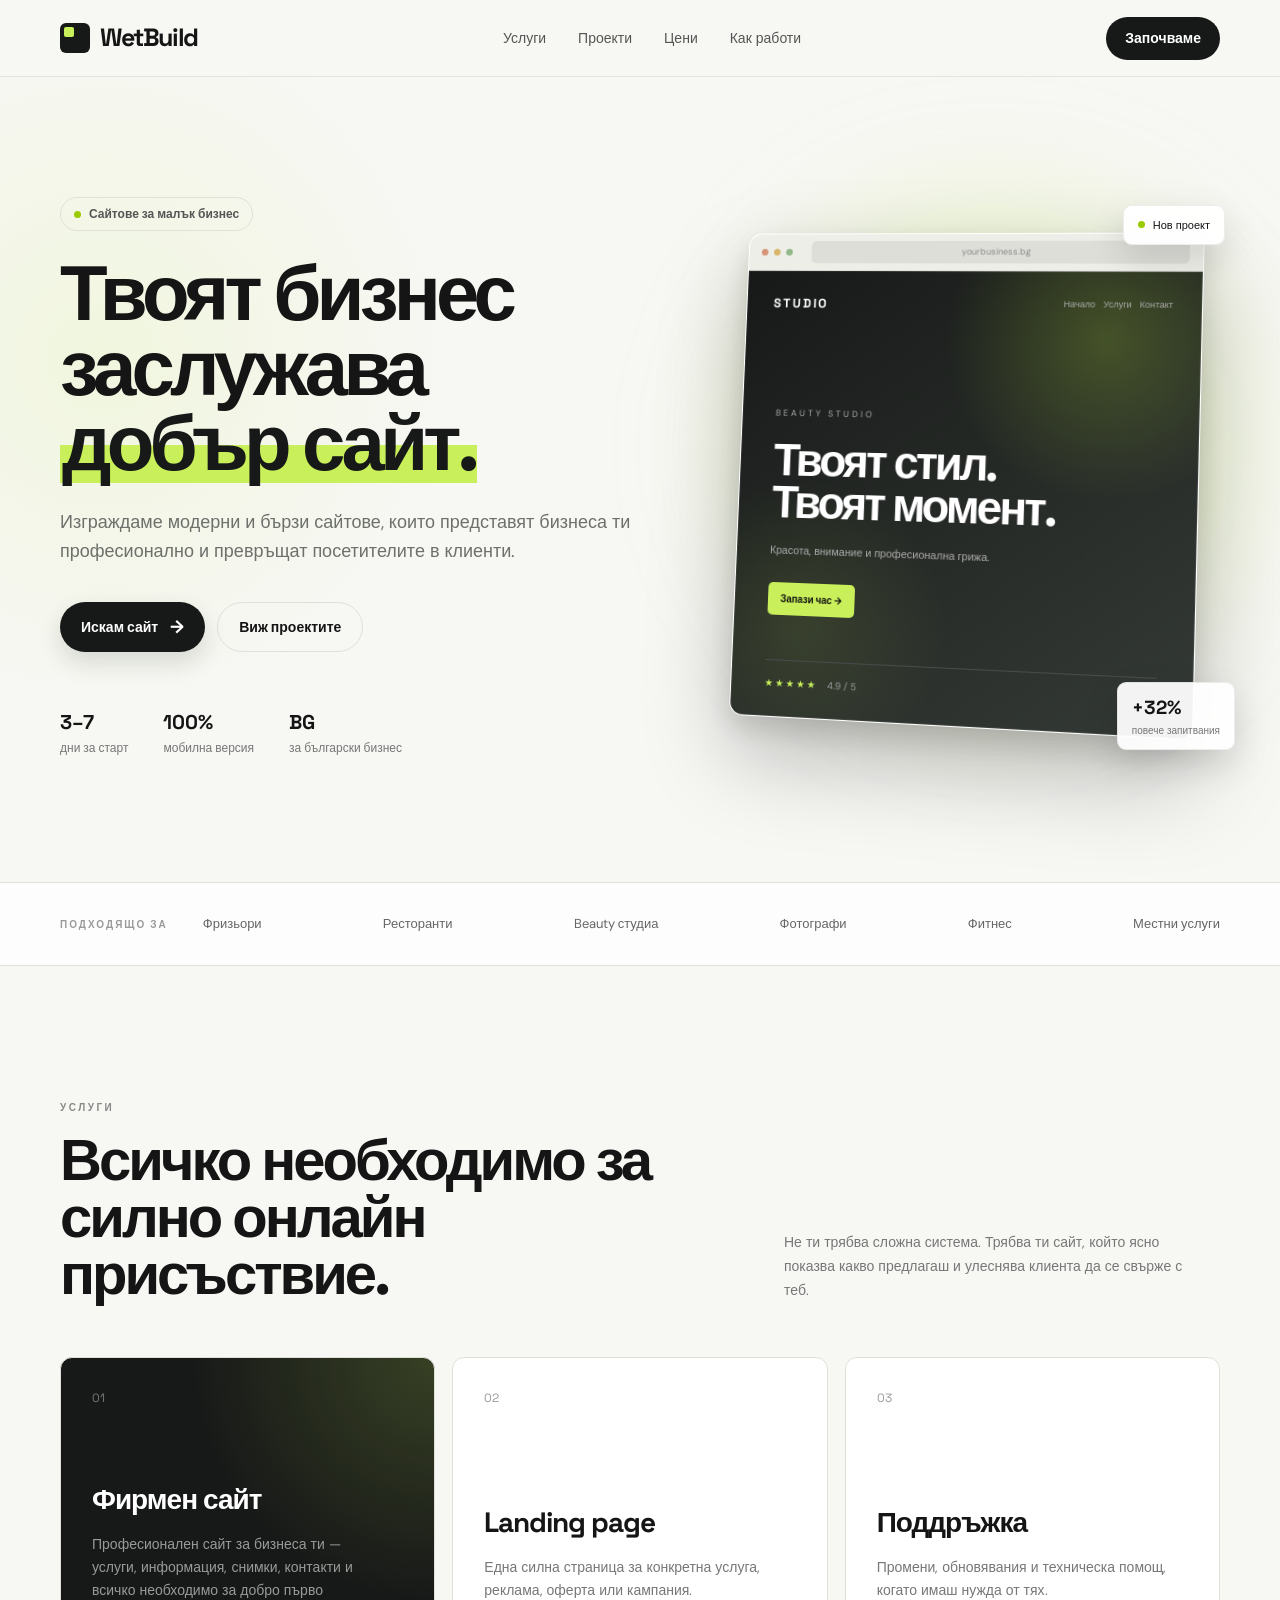
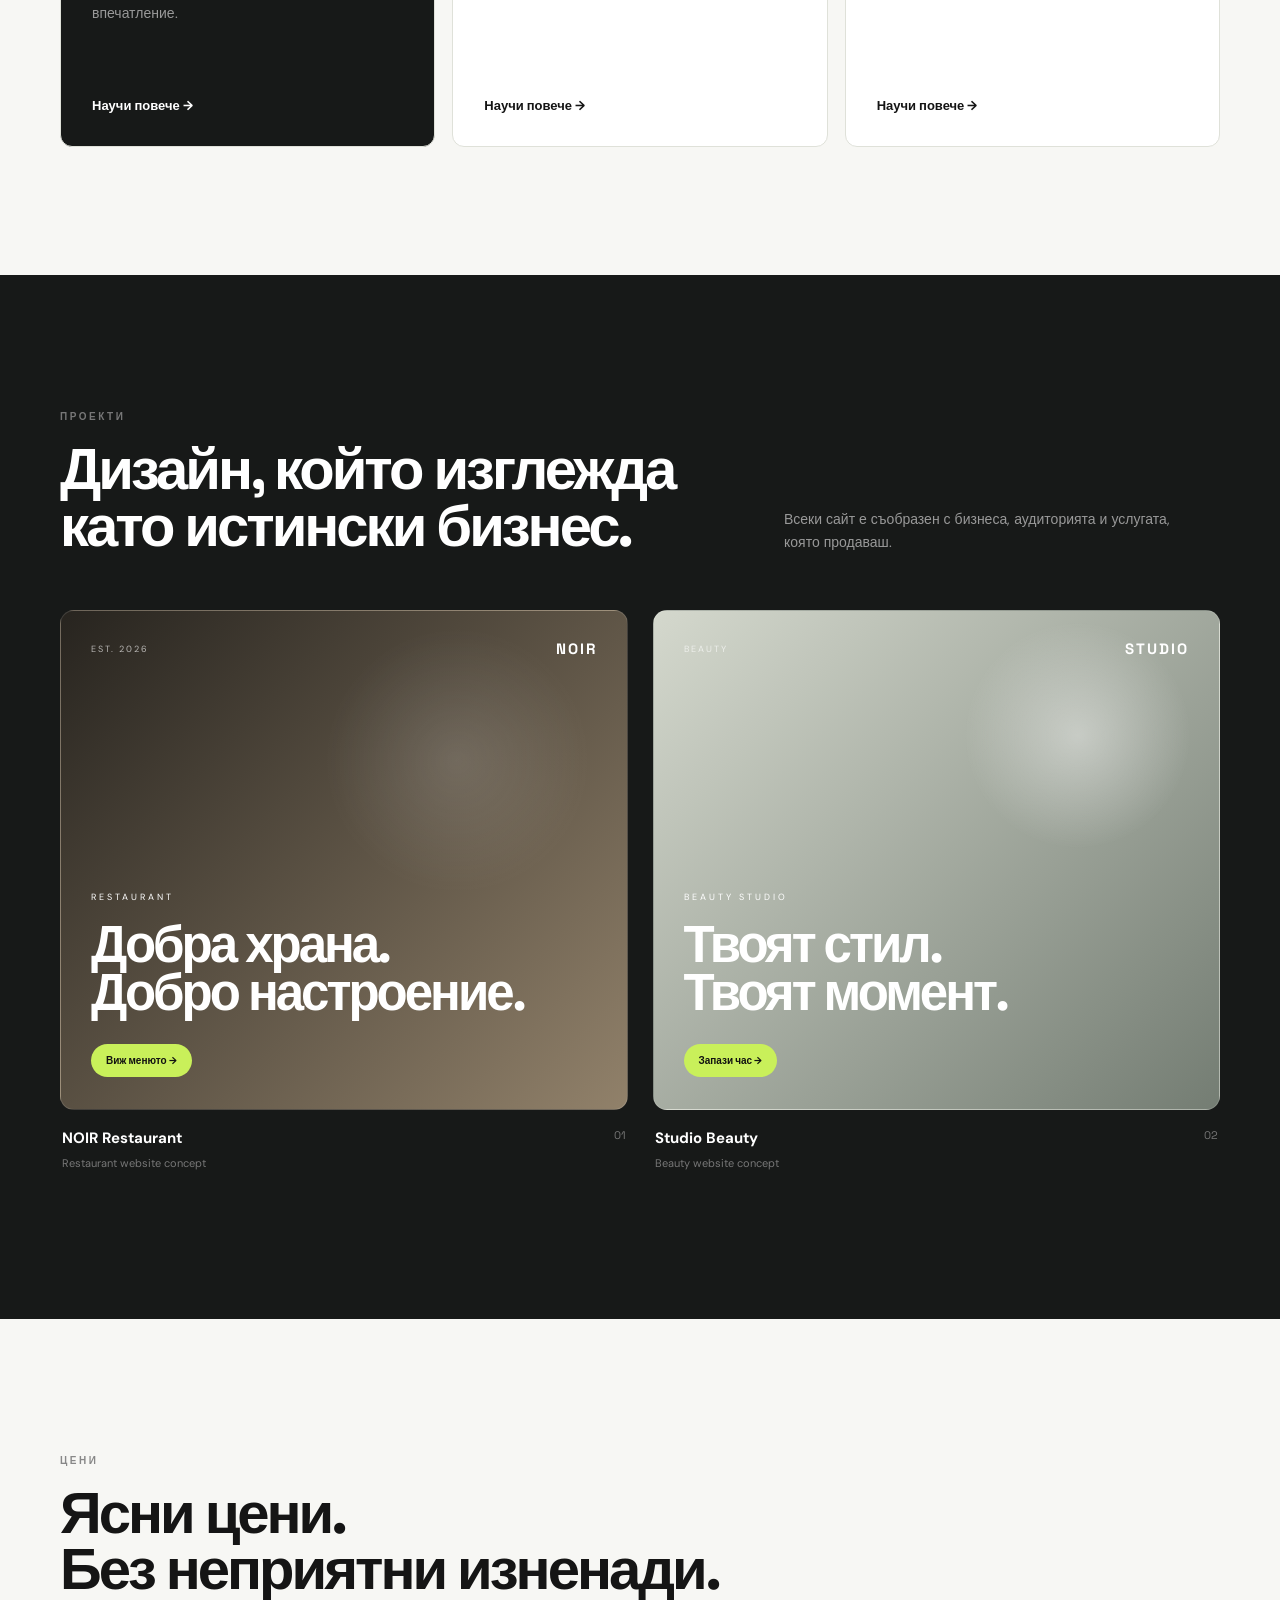
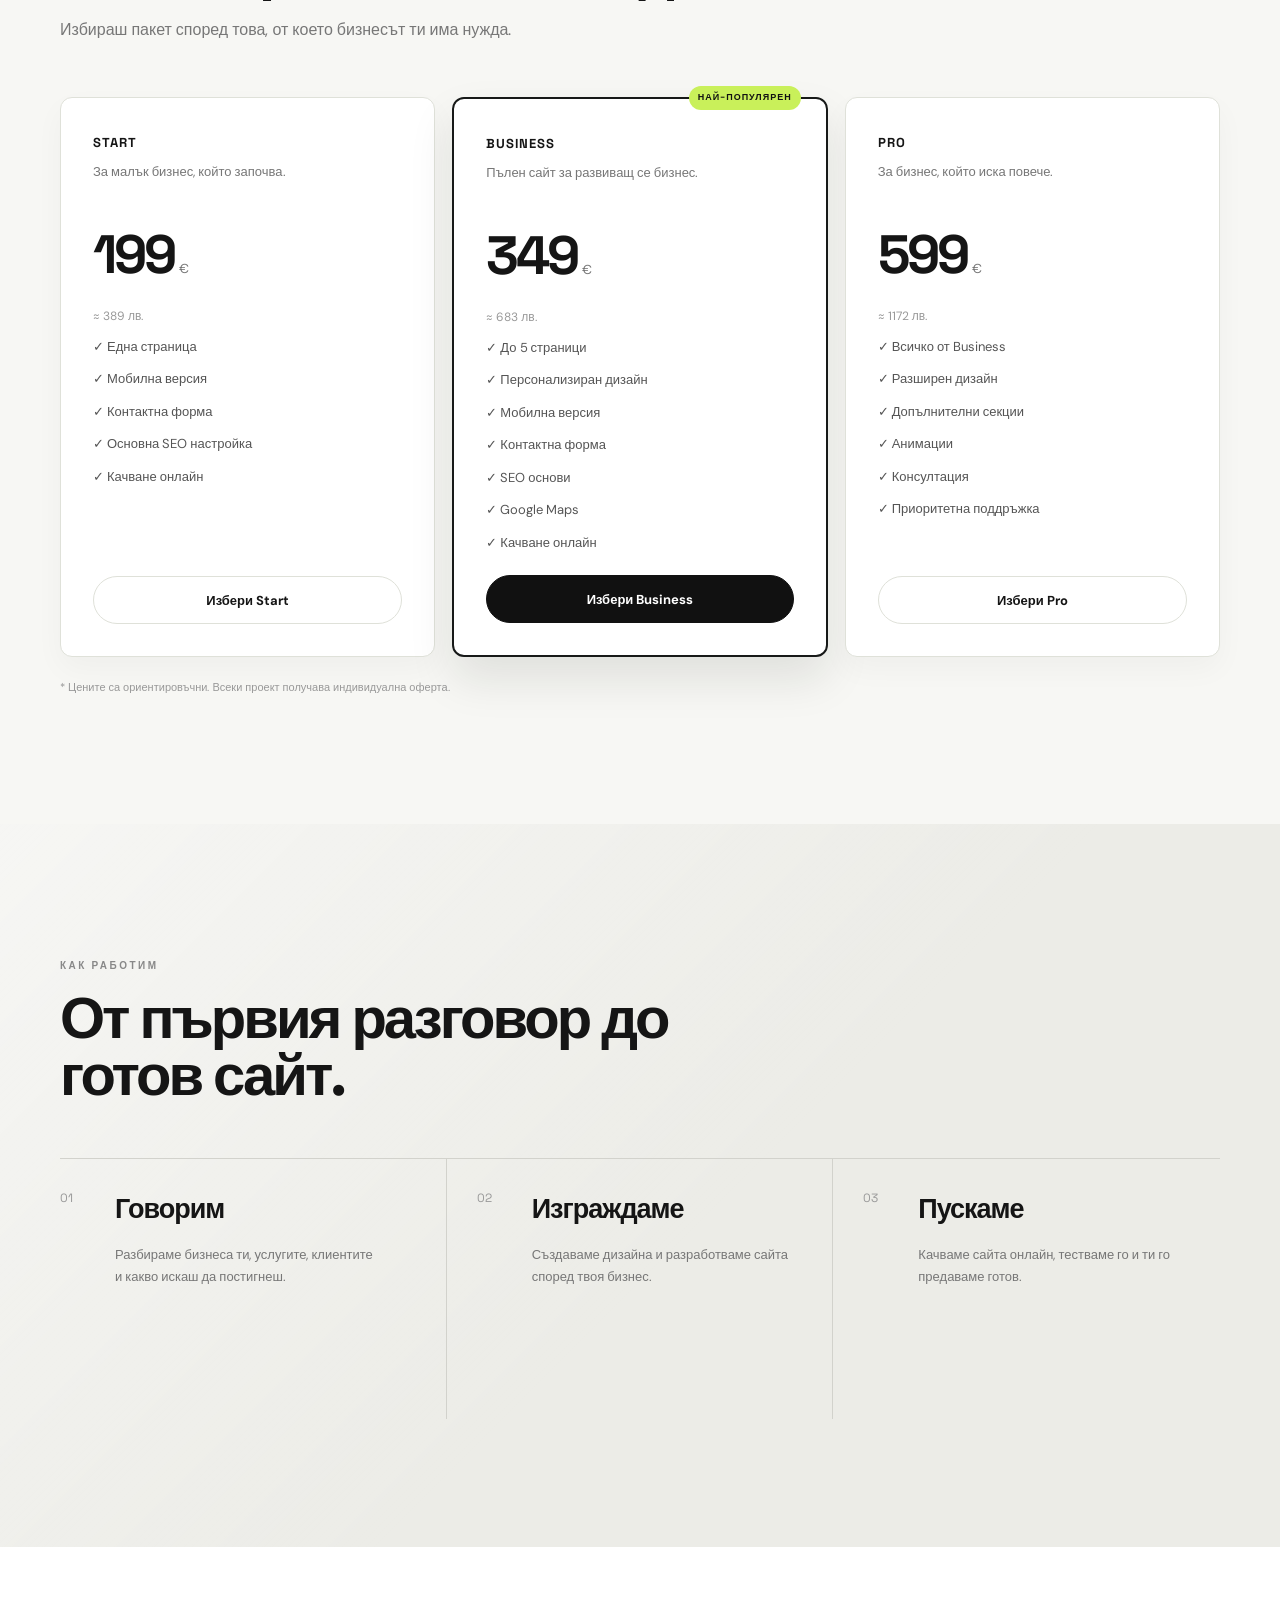
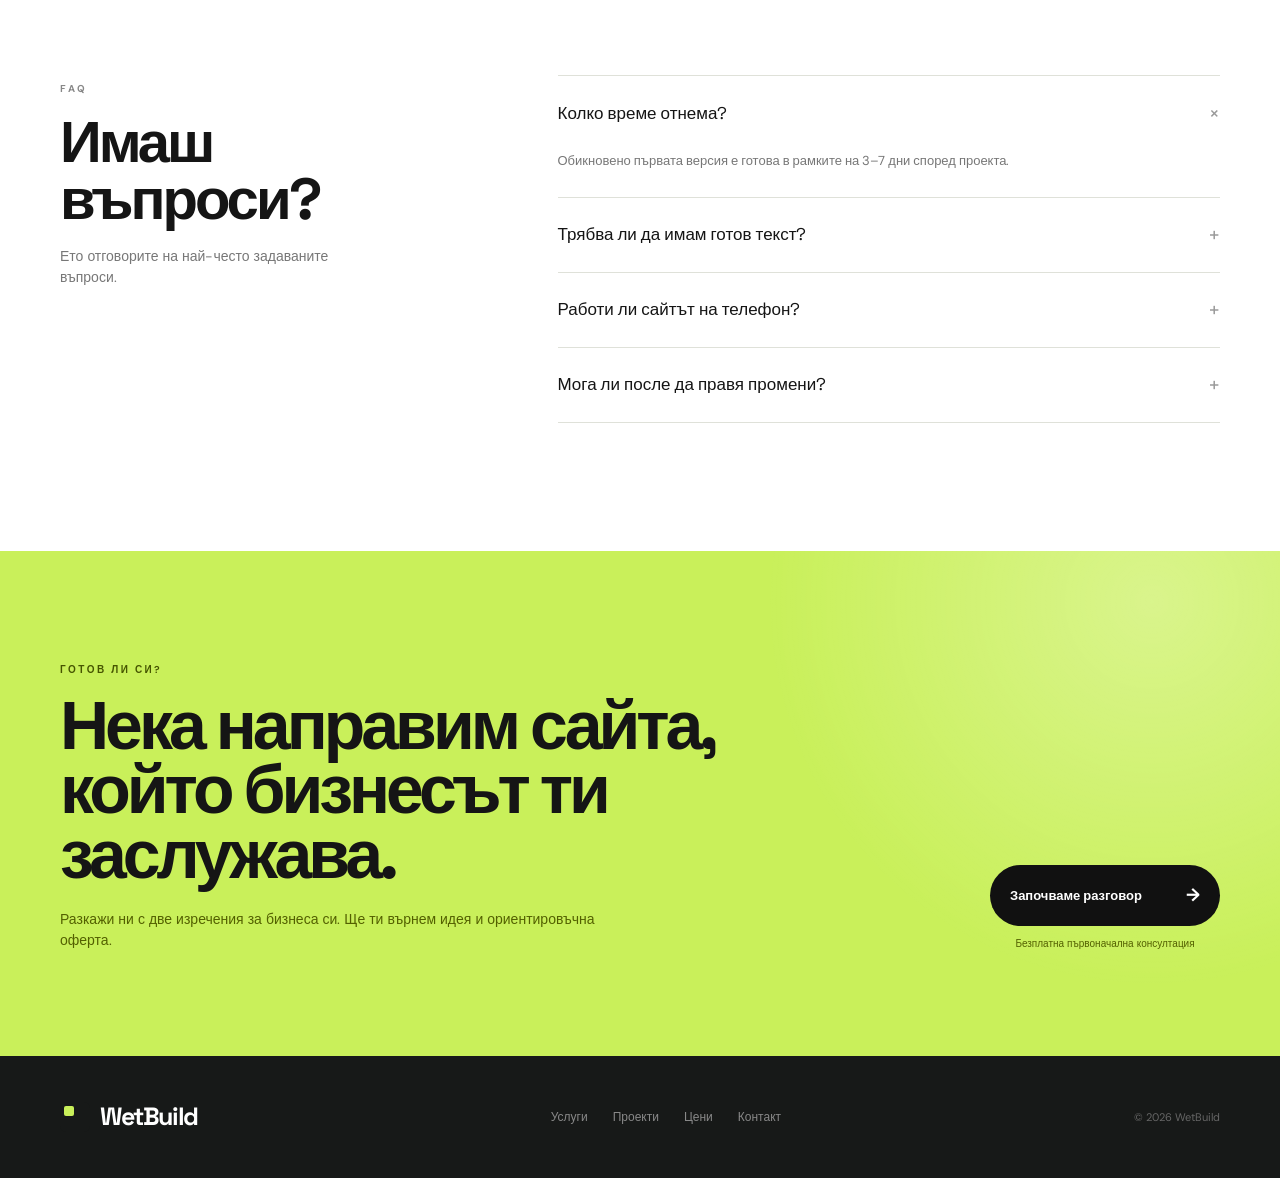
<file: index.html>
<!DOCTYPE html>
<html lang="bg">
<head>
    <meta charset="UTF-8">
    <meta name="viewport" content="width=device-width, initial-scale=1.0">

    <meta
        name="description"
        content="WetBuild — модерни професионални сайтове за малък бизнес в България."
    >

    <title>WetBuild — Сайт, който работи за твоя бизнес</title>

    <link rel="icon" href="data:image/svg+xml,<svg xmlns=%22http://www.w3.org/2000/svg%22 viewBox=%220 0 100 100%22><text y=%22.9em%22 font-size=%2290%22>🔨</text></svg>">

    <meta property="og:title" content="WetBuild — Сайт, който работи за твоя бизнес">
    <meta property="og:description" content="Модерни професионални сайтове за малък бизнес в България.">
    <meta property="og:type" content="website">

    <link rel="preconnect" href="https://fonts.googleapis.com">
    <link rel="preconnect" href="https://fonts.gstatic.com" crossorigin>
    <link
        href="https://fonts.googleapis.com/css2?family=DM+Sans:wght@400;500;600;700&family=Space+Grotesk:wght@500;600;700&display=swap"
        rel="stylesheet"
    >

    <link rel="stylesheet" href="styles.css">
    <script src="script.js" defer></script>
</head>

<body>

<header class="header">
    <div class="container nav">

        <a href="#" class="logo">
            <span class="logo-icon"><span class="logo-icon-dot"></span></span>
            <span class="logo-text">Wet<span>Build</span></span>
        </a>

        <nav class="desktop-nav">
            <a href="#services">Услуги</a>
            <a href="#work">Проекти</a>
            <a href="#pricing">Цени</a>
            <a href="#process">Как работи</a>
        </nav>

        <a href="#contact" class="nav-button">
            Започваме
        </a>

    </div>
</header>


<main>

<!-- HERO -->

<section class="hero">
    <div class="container hero-grid">

        <div class="hero-content">

            <div class="badge">
                <span class="badge-dot"></span>
                Сайтове за малък бизнес
            </div>

            <h1>
                Твоят бизнес заслужава
                <span>добър сайт.</span>
            </h1>

            <p class="hero-text">
                Изграждаме модерни и бързи сайтове, които представят
                бизнеса ти професионално и превръщат посетителите в клиенти.
            </p>

            <div class="hero-actions">
                <a href="#contact" class="button primary">
                    Искам сайт
                    <span>→</span>
                </a>

                <a href="#work" class="button secondary">
                    Виж проектите
                </a>
            </div>

            <div class="hero-stats">

                <div class="stat">
                    <strong>3–7</strong>
                    <span>дни за старт</span>
                </div>

                <div class="stat">
                    <strong>100%</strong>
                    <span>мобилна версия</span>
                </div>

                <div class="stat">
                    <strong>BG</strong>
                    <span>за български бизнес</span>
                </div>

            </div>

        </div>


        <div class="hero-visual">

            <div class="floating-card card-top">
                <span class="mini-dot"></span>
                Нов проект
            </div>

            <div class="browser">

                <div class="browser-top">
                    <div class="browser-dots">
                        <span></span>
                        <span></span>
                        <span></span>
                    </div>

                    <div class="browser-url">
                        yourbusiness.bg
                    </div>
                </div>

                <div class="mock-site">

                    <div class="mock-nav">
                        <strong>STUDIO</strong>

                        <div>
                            Начало&nbsp;&nbsp;&nbsp;
                            Услуги&nbsp;&nbsp;&nbsp;
                            Контакт
                        </div>
                    </div>

                    <div class="mock-content">

                        <span class="mock-eyebrow">
                            BEAUTY STUDIO
                        </span>

                        <h2>
                            Твоят стил.<br>
                            Твоят момент.
                        </h2>

                        <p>
                            Красота, внимание и професионална грижа.
                        </p>

                        <div class="mock-cta">
                            Запази час →
                        </div>

                    </div>

                    <div class="mock-bottom">
                        <span>★★★★★</span>
                        <span>4.9 / 5</span>
                    </div>

                </div>
            </div>

            <div class="floating-card card-bottom">
                <strong>+32%</strong>
                <span>повече запитвания</span>
            </div>

        </div>

    </div>
</section>


<!-- TRUST -->

<section class="trust-strip">
    <div class="container trust-inner">

        <span>ПОДХОДЯЩО ЗА</span>

        <div class="trust-items">
            <span>Фризьори</span>
            <span>Ресторанти</span>
            <span>Beauty студиа</span>
            <span>Фотографи</span>
            <span>Фитнес</span>
            <span>Местни услуги</span>
        </div>

    </div>
</section>


<!-- SERVICES -->

<section id="services" class="section">
    <div class="container">

        <div class="section-heading">

            <div>
                <span class="eyebrow">УСЛУГИ</span>

                <h2>
                    Всичко необходимо
                    за силно онлайн присъствие.
                </h2>
            </div>

            <p>
                Не ти трябва сложна система.
                Трябва ти сайт, който ясно показва
                какво предлагаш и улеснява клиента да се свърже с теб.
            </p>

        </div>


        <div class="service-grid">

            <article class="service-card featured">
                <div class="service-number">01</div>

                <div>
                    <h3>Фирмен сайт</h3>

                    <p>
                        Професионален сайт за бизнеса ти —
                        услуги, информация, снимки, контакти
                        и всичко необходимо за добро първо впечатление.
                    </p>
                </div>

                <a href="#contact">
                    Научи повече →
                </a>
            </article>


            <article class="service-card">
                <div class="service-number">02</div>

                <div>
                    <h3>Landing page</h3>

                    <p>
                        Една силна страница за конкретна услуга,
                        реклама, оферта или кампания.
                    </p>
                </div>

                <a href="#contact">
                    Научи повече →
                </a>
            </article>


            <article class="service-card">
                <div class="service-number">03</div>

                <div>
                    <h3>Поддръжка</h3>

                    <p>
                        Промени, обновявания и техническа помощ,
                        когато имаш нужда от тях.
                    </p>
                </div>

                <a href="#contact">
                    Научи повече →
                </a>
            </article>

        </div>

    </div>
</section>


<!-- WORK -->

<section id="work" class="section dark-section">
    <div class="container">

        <div class="section-heading dark-heading">

            <div>
                <span class="eyebrow">ПРОЕКТИ</span>

                <h2>
                    Дизайн, който изглежда
                    като истински бизнес.
                </h2>
            </div>

            <p>
                Всеки сайт е съобразен с бизнеса,
                аудиторията и услугата, която продаваш.
            </p>

        </div>


        <div class="projects-grid">

            <article class="project">

                <div class="project-image restaurant-project">

                    <div class="project-ui">
                        <span>EST. 2026</span>
                        <strong>NOIR</strong>
                    </div>

                    <div class="project-main">
                        <span>RESTAURANT</span>

                        <h3>
                            Добра храна.<br>
                            Добро настроение.
                        </h3>

                        <button>
                            Виж менюто →
                        </button>
                    </div>

                </div>

                <div class="project-info">
                    <div>
                        <h3>NOIR Restaurant</h3>
                        <span>Restaurant website concept</span>
                    </div>

                    <span class="project-number">01</span>
                </div>

            </article>


            <article class="project">

                <div class="project-image studio-project">

                    <div class="project-ui">
                        <span>BEAUTY</span>
                        <strong>STUDIO</strong>
                    </div>

                    <div class="project-main">
                        <span>BEAUTY STUDIO</span>

                        <h3>
                            Твоят стил.<br>
                            Твоят момент.
                        </h3>

                        <button>
                            Запази час →
                        </button>
                    </div>

                </div>

                <div class="project-info">
                    <div>
                        <h3>Studio Beauty</h3>
                        <span>Beauty website concept</span>
                    </div>

                    <span class="project-number">02</span>
                </div>

            </article>

        </div>

    </div>
</section>


<!-- PRICING -->

<section id="pricing" class="section">
    <div class="container">

        <div class="pricing-heading">
            <span class="eyebrow">ЦЕНИ</span>

            <h2>
                Ясни цени.<br>
                Без неприятни изненади.
            </h2>

            <p>
                Избираш пакет според това, от което бизнесът ти има нужда.
            </p>
        </div>


        <div class="pricing-grid">

            <article class="price-card">

                <div class="price-top">
                    <span>START</span>
                    <p>За малък бизнес, който започва.</p>
                </div>

                <div class="price">
                    <strong>199</strong>
                    <span>€</span>
                </div>
                <div class="price-secondary">≈ 389 лв.</div>

                <ul>
                    <li>✓ Една страница</li>
                    <li>✓ Мобилна версия</li>
                    <li>✓ Контактна форма</li>
                    <li>✓ Основна SEO настройка</li>
                    <li>✓ Качване онлайн</li>
                </ul>

                <a href="#contact" class="price-button">
                    Избери Start
                </a>

            </article>


            <article class="price-card popular">

                <div class="popular-label">
                    НАЙ-ПОПУЛЯРЕН
                </div>

                <div class="price-top">
                    <span>BUSINESS</span>
                    <p>Пълен сайт за развиващ се бизнес.</p>
                </div>

                <div class="price">
                    <strong>349</strong>
                    <span>€</span>
                </div>
                <div class="price-secondary">≈ 683 лв.</div>

                <ul>
                    <li>✓ До 5 страници</li>
                    <li>✓ Персонализиран дизайн</li>
                    <li>✓ Мобилна версия</li>
                    <li>✓ Контактна форма</li>
                    <li>✓ SEO основи</li>
                    <li>✓ Google Maps</li>
                    <li>✓ Качване онлайн</li>
                </ul>

                <a href="#contact" class="price-button dark-button">
                    Избери Business
                </a>

            </article>


            <article class="price-card">

                <div class="price-top">
                    <span>PRO</span>
                    <p>За бизнес, който иска повече.</p>
                </div>

                <div class="price">
                    <strong>599</strong>
                    <span>€</span>
                </div>
                <div class="price-secondary">≈ 1172 лв.</div>

                <ul>
                    <li>✓ Всичко от Business</li>
                    <li>✓ Разширен дизайн</li>
                    <li>✓ Допълнителни секции</li>
                    <li>✓ Анимации</li>
                    <li>✓ Консултация</li>
                    <li>✓ Приоритетна поддръжка</li>
                </ul>

                <a href="#contact" class="price-button">
                    Избери Pro
                </a>

            </article>

        </div>

        <p class="pricing-note">
            * Цените са ориентировъчни. Всеки проект получава индивидуална оферта.
        </p>

    </div>
</section>


<!-- PROCESS -->

<section id="process" class="section process-section">
    <div class="container">

        <div class="section-heading">

            <div>
                <span class="eyebrow">КАК РАБОТИМ</span>

                <h2>
                    От първия разговор
                    до готов сайт.
                </h2>
            </div>

        </div>


        <div class="process-grid">

            <div class="process-step">
                <span>01</span>

                <div>
                    <h3>Говорим</h3>

                    <p>
                        Разбираме бизнеса ти, услугите,
                        клиентите и какво искаш да постигнеш.
                    </p>
                </div>
            </div>


            <div class="process-step">
                <span>02</span>

                <div>
                    <h3>Изграждаме</h3>

                    <p>
                        Създаваме дизайна и разработваме
                        сайта според твоя бизнес.
                    </p>
                </div>
            </div>


            <div class="process-step">
                <span>03</span>

                <div>
                    <h3>Пускаме</h3>

                    <p>
                        Качваме сайта онлайн,
                        тестваме го и ти го предаваме готов.
                    </p>
                </div>
            </div>

        </div>

    </div>
</section>


<!-- FAQ -->

<section class="section faq-section">
    <div class="container">

        <div class="faq-layout">

            <div>
                <span class="eyebrow">FAQ</span>

                <h2>
                    Имаш въпроси?
                </h2>

                <p>
                    Ето отговорите на най-често задаваните въпроси.
                </p>
            </div>


            <div class="faq-list">

                <details open>
                    <summary>
                        Колко време отнема?
                        <span>+</span>
                    </summary>

                    <p>
                        Обикновено първата версия е готова
                        в рамките на 3–7 дни според проекта.
                    </p>
                </details>


                <details>
                    <summary>
                        Трябва ли да имам готов текст?
                        <span>+</span>
                    </summary>

                    <p>
                        Не. Можем да помогнем със структурата,
                        съдържанието и начина, по който информацията
                        е представена на сайта.
                    </p>
                </details>


                <details>
                    <summary>
                        Работи ли сайтът на телефон?
                        <span>+</span>
                    </summary>

                    <p>
                        Да. Всеки сайт е направен с responsive дизайн
                        и е оптимизиран за телефон, таблет и компютър.
                    </p>
                </details>


                <details>
                    <summary>
                        Мога ли после да правя промени?
                        <span>+</span>
                    </summary>

                    <p>
                        Да. Можеш да заявиш промени и поддръжка,
                        когато имаш нужда.
                    </p>
                </details>

            </div>

        </div>

    </div>
</section>


<!-- CTA -->

<section id="contact" class="cta-section">
    <div class="container cta-inner">

        <div class="cta-copy">
            <span class="eyebrow">ГОТОВ ЛИ СИ?</span>

            <h2>
                Нека направим сайта,
                който бизнесът ти заслужава.
            </h2>

            <p>
                Разкажи ни с две изречения за бизнеса си.
                Ще ти върнем идея и ориентировъчна оферта.
            </p>
        </div>


        <div class="cta-action">

            <a
                href="mailto:hello@wetbuild.bg?subject=Искам%20сайт%20за%20моя%20бизнес"
                class="cta-button"
            >
                Започваме разговор
                <span>→</span>
            </a>

            <small>
                Безплатна първоначална консултация
            </small>

        </div>

    </div>
</section>

</main>


<footer>
    <div class="container footer-inner">

        <a href="#" class="logo">
            <span class="logo-icon"><span class="logo-icon-dot"></span></span>
            <span class="logo-text">Wet<span>Build</span></span>
        </a>

        <div class="footer-links">
            <a href="#services">Услуги</a>
            <a href="#work">Проекти</a>
            <a href="#pricing">Цени</a>
            <a href="#contact">Контакт</a>
        </div>

        <p>
            © 2026 WetBuild
        </p>

    </div>
</footer>


</body>
</html>
</file>
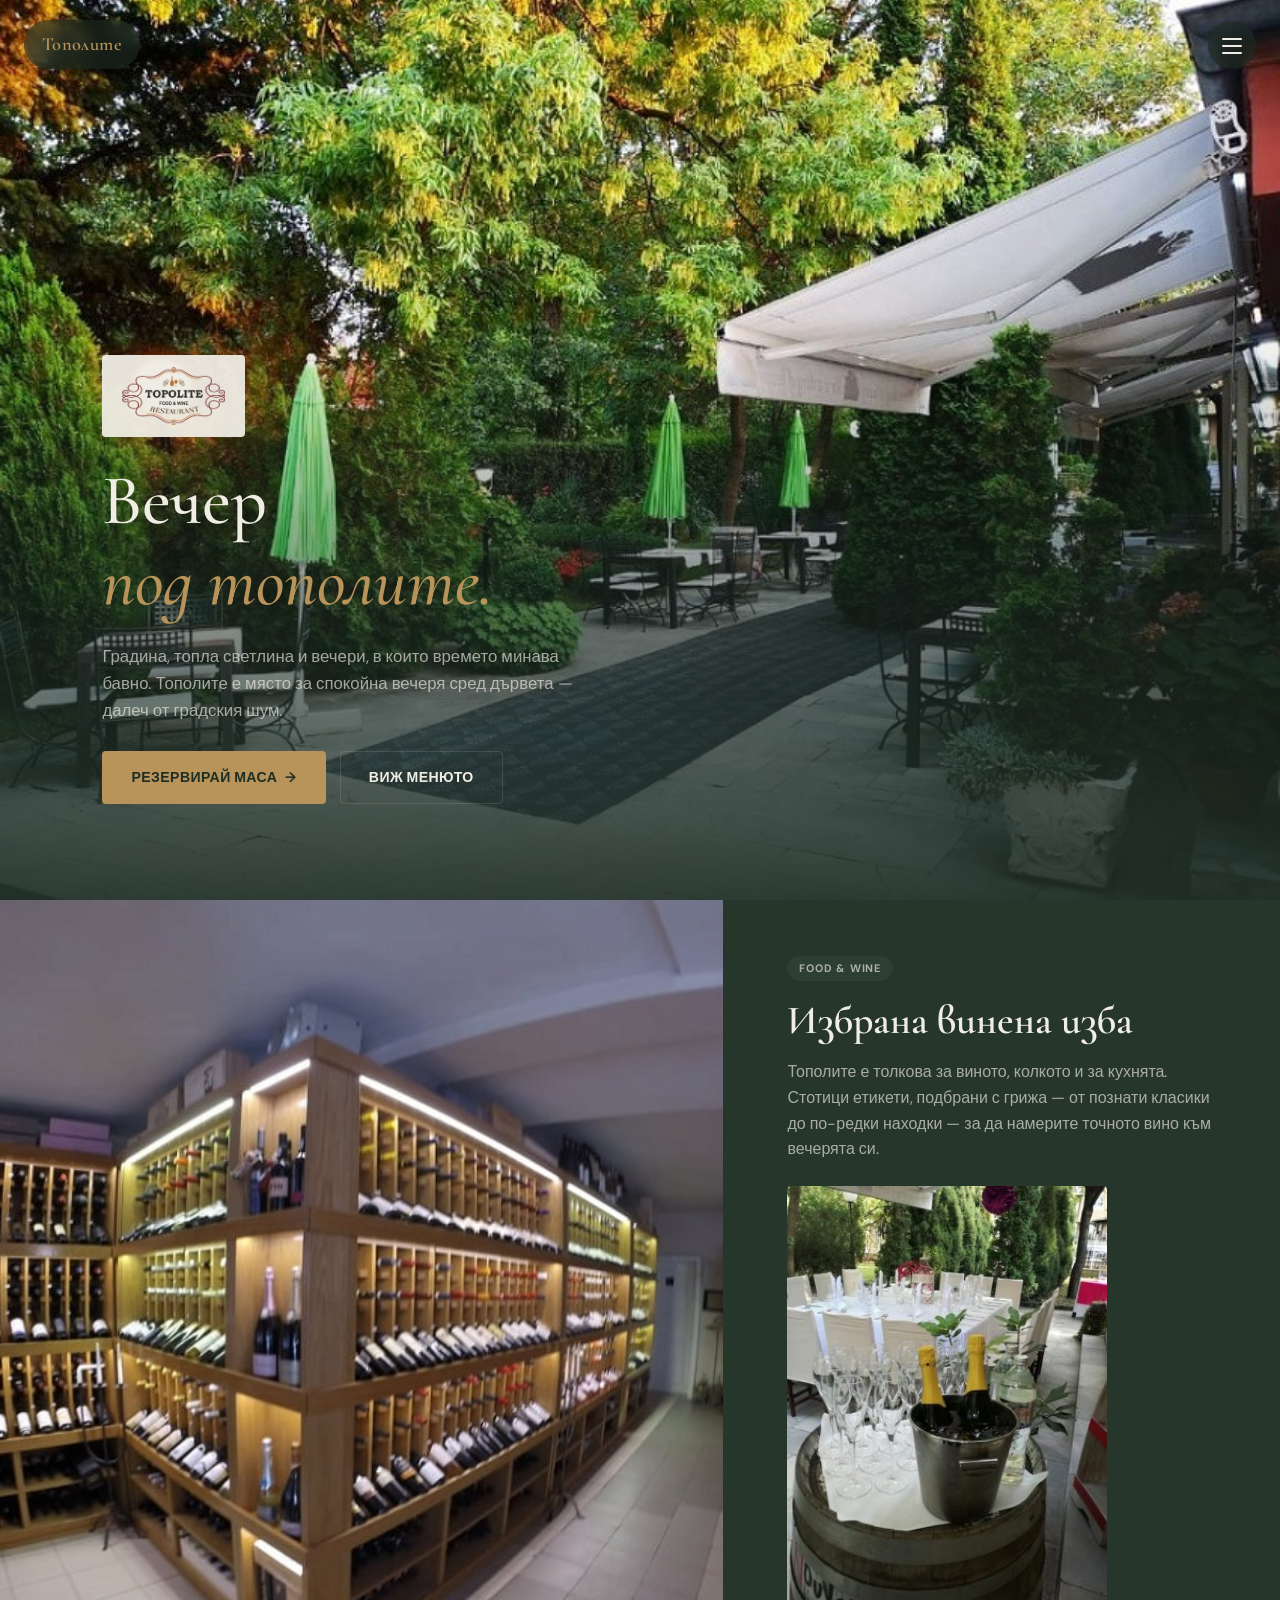
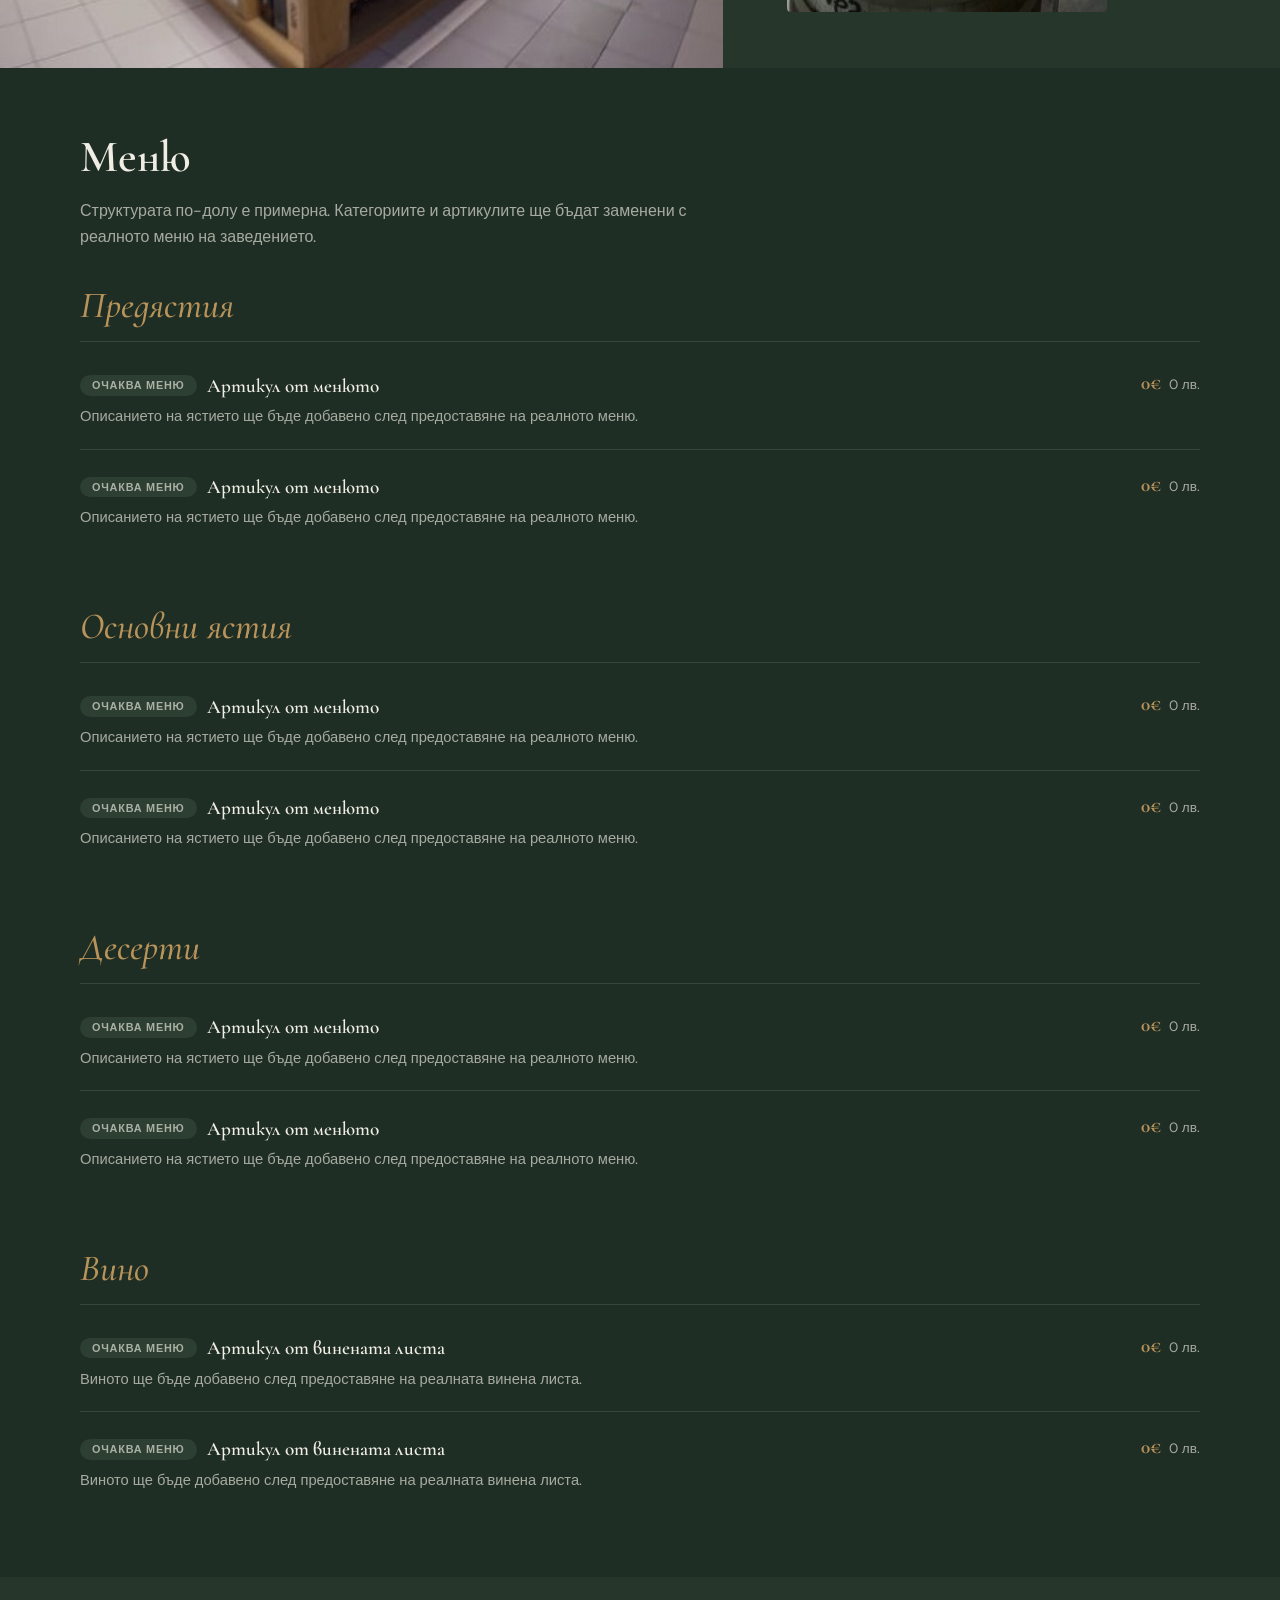
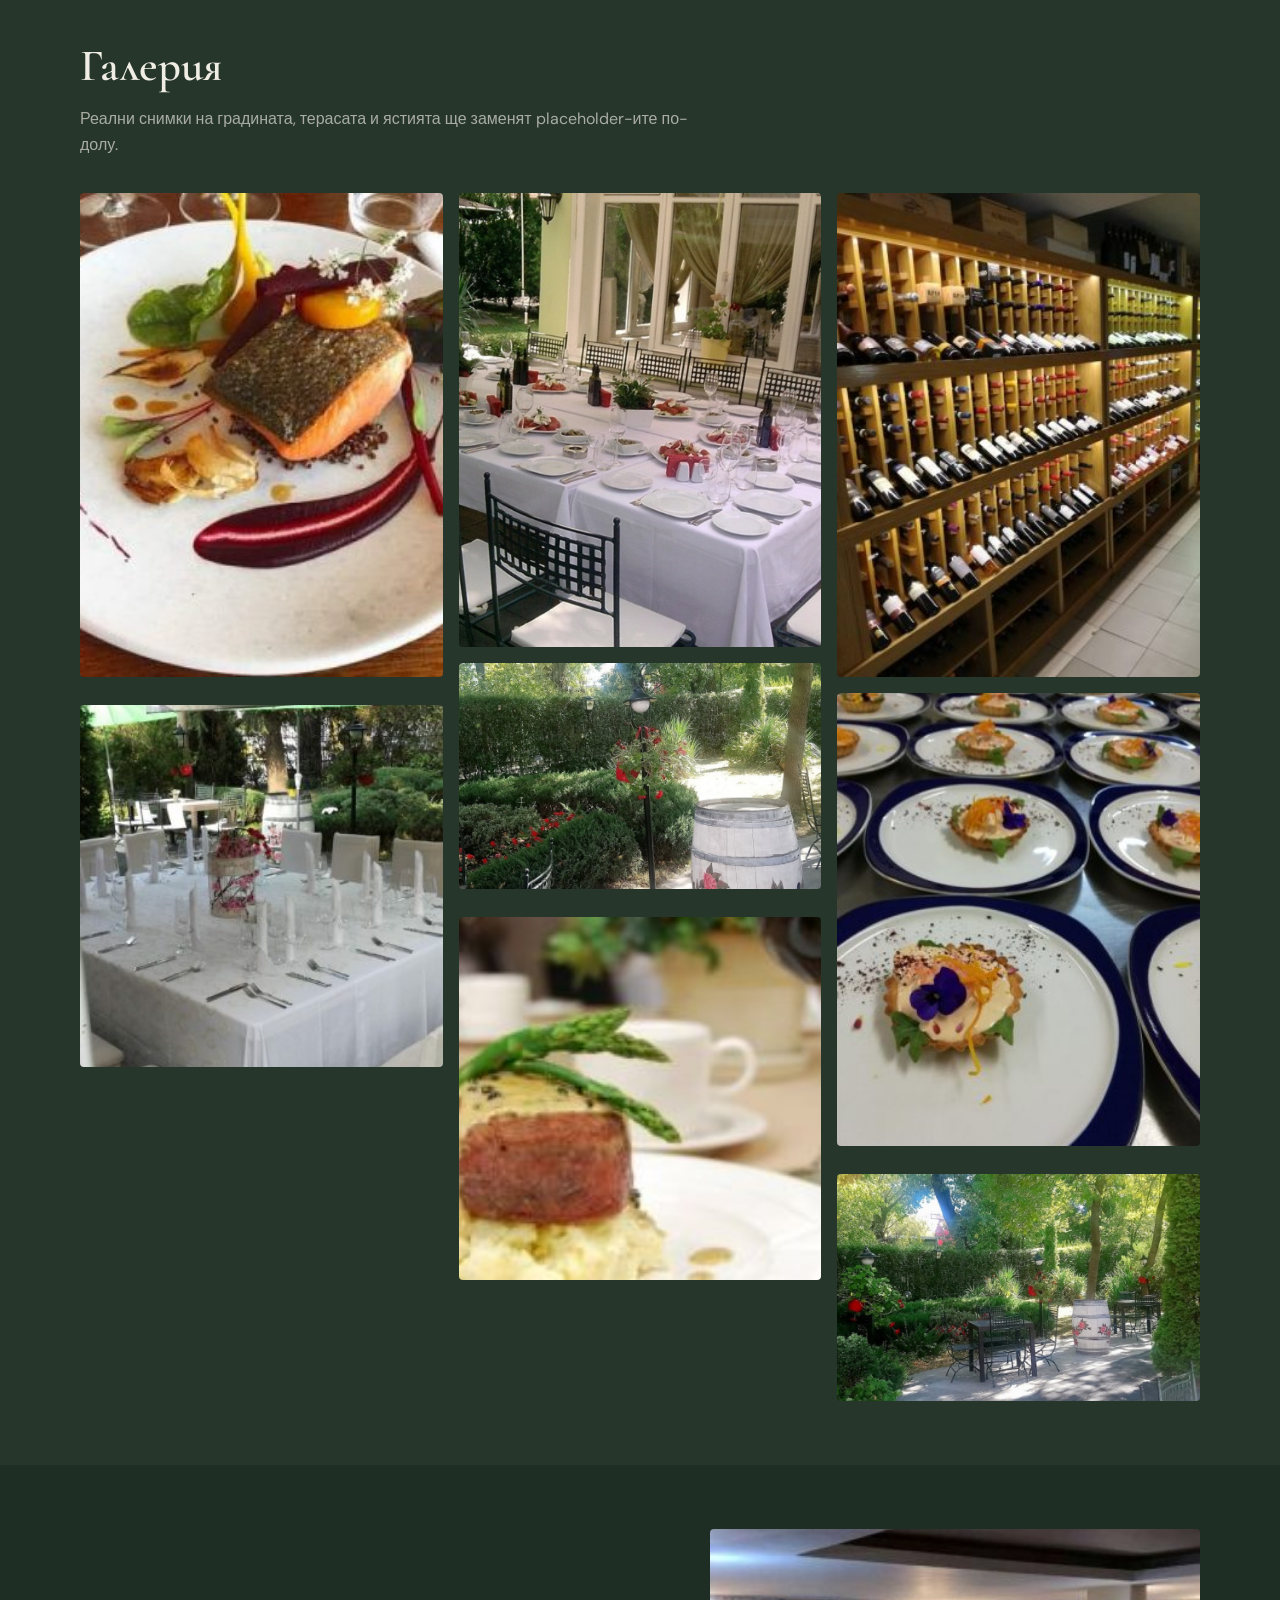
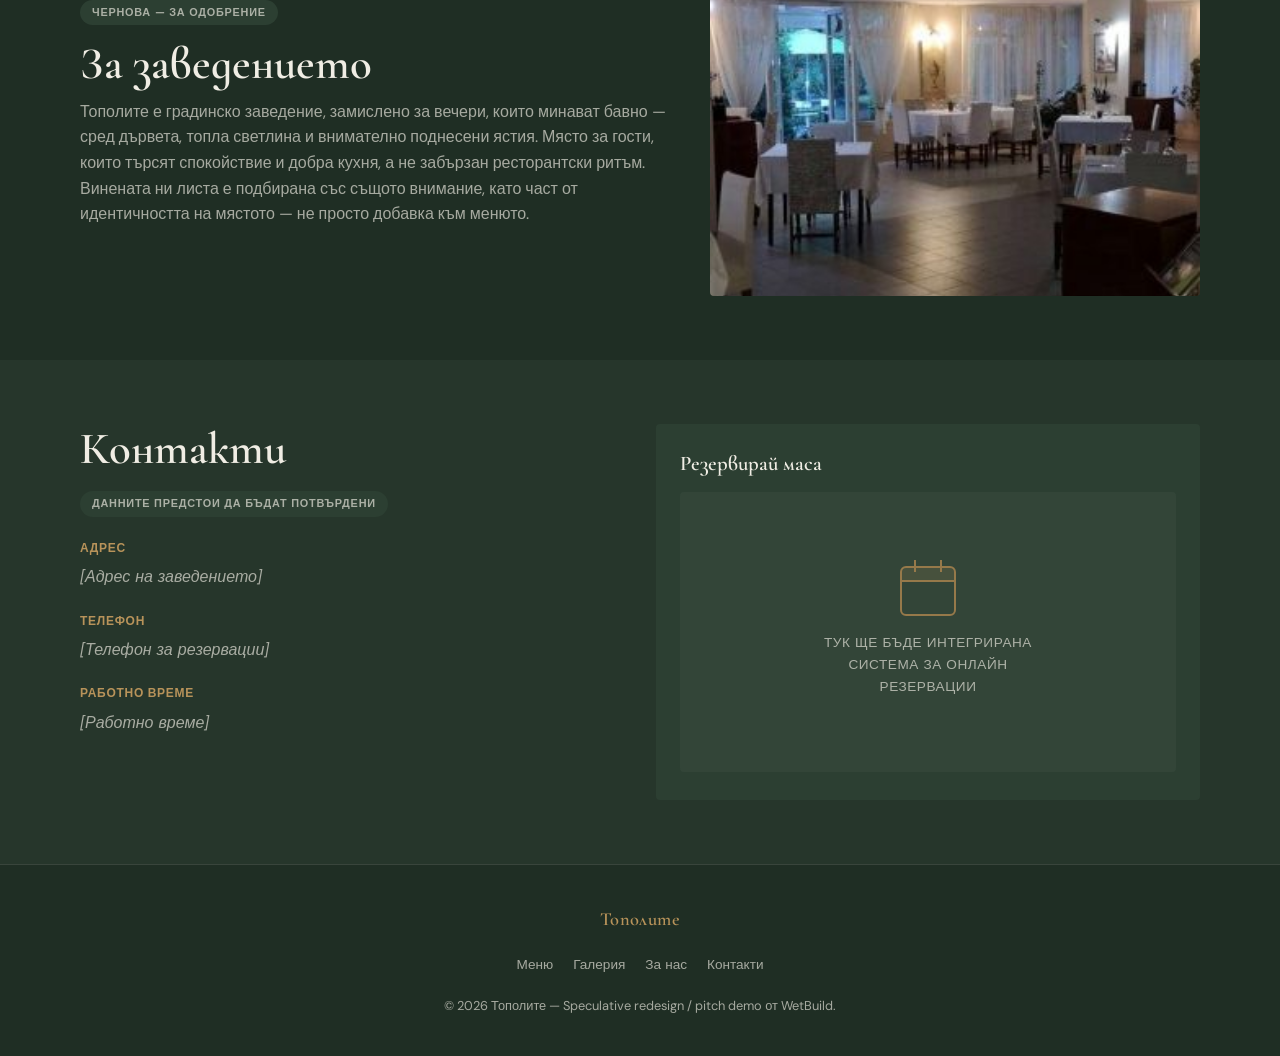
<file: demos/topolite-upgrade/index.html>
<!DOCTYPE html>
<html lang="bg">
<head>
    <meta charset="UTF-8">
    <meta name="viewport" content="width=device-width, initial-scale=1.0">

    <meta
        name="description"
        content="Ресторант Тополите — speculative redesign / pitch demo от WetBuild. Всички данни, снимки и текстове са placeholder и предстои да бъдат заменени с реалните на заведението."
    >

    <title>Тополите — Вечер под тополите (pitch demo)</title>

    <link rel="preconnect" href="https://fonts.googleapis.com">
    <link rel="preconnect" href="https://fonts.gstatic.com" crossorigin>
    <link
        href="https://fonts.googleapis.com/css2?family=Cormorant+Garamond:ital,wght@0,400;0,500;0,600;0,700;1,500&family=DM+Sans:wght@400;500;600;700&display=swap"
        rel="stylesheet"
    >

    <link rel="stylesheet" href="styles.css">
</head>
<body>

<!--
    PITCH DEMO бележка за екипа на WetBuild:
    Това е speculative redesign на topolite.eu, показван на собствениците
    като визия за нов сайт. Всичко маркирано с "placeholder" / "предстои"
    трябва да се замени с реални данни, снимки, лого и меню, предоставени
    от заведението, преди сайтът да бъде публикуван някъде реално.
-->

<header class="header">
    <a href="#hero" class="logo">Тополите</a>

    <button class="menu-toggle" id="menuToggle" aria-label="Отвори меню" aria-expanded="false" aria-controls="overlayNav">
        <span></span><span></span><span></span>
    </button>
</header>

<nav class="overlay-nav" id="overlayNav" aria-label="Основна навигация">
    <a href="#menu">Меню</a>
    <a href="#gallery">Галерия</a>
    <a href="#about">За нас</a>
    <a href="#contact">Контакти</a>
    <a href="#contact" class="button primary overlay-cta">Резервирай маса</a>
</nav>


<main>

<!-- HERO — full-bleed, заглавието offset долу-вляво върху снимката -->
<section class="hero" id="hero">

    <div class="hero-media">
        <img
            src="images/hero-garden-evening.jpg"
            alt="Вечерна градина на ресторант Тополите с топла светлина на лампите, зелени чадъри и подредени маси"
            loading="eager"
        >
    </div>
    <div class="hero-scrim" aria-hidden="true"></div>

    <div class="hero-overlay reveal">

        <div class="logo-mark">
            <img src="images/logo.png" alt="Лого на ресторант Тополите — Food &amp; Wine Restaurant">
        </div>

        <h1>
            Вечер
            <span>под тополите.</span>
        </h1>

        <p class="hero-text">
            Градина, топла светлина и вечери, в които времето минава
            бавно. Тополите е място за спокойна вечеря сред дървета —
            далеч от градския шум.
        </p>

        <div class="hero-actions">
            <a href="#contact" class="button primary">
                Резервирай маса
                <span>→</span>
            </a>
            <a href="#menu" class="button secondary">Виж менюто</a>
        </div>

    </div>

</section>


<!-- ВИНО — акцент веднага след hero-а -->
<section class="wine-feature" id="wine">
    <div class="wine-feature-grid">

        <div class="wine-feature-media reveal">
            <img
                src="images/wine-cellar.jpg"
                alt="Винена изба на Тополите с рафтове, пълни със стотици етикети вино"
                loading="lazy"
            >
        </div>

        <div class="wine-feature-content reveal">
            <span class="tag">Food &amp; Wine</span>
            <h2>Избрана винена изба</h2>
            <p>
                Тополите е толкова за виното, колкото и за кухнята. Стотици
                етикети, подбрани с грижа — от познати класики до по-редки
                находки — за да намерите точното вино към вечерята си.
            </p>

            <div class="wine-feature-secondary">
                <img
                    src="images/wine-chilling-barrel.jpg"
                    alt="Бутилки шампанско в кофа с лед върху винена бъчва в градината"
                    loading="lazy"
                >
            </div>
        </div>

    </div>
</section>


<!-- МЕНЮ — печатен вертикален списък, без карти и табове -->
<section class="section" id="menu">
    <div class="container">

        <h2 class="reveal">Меню</h2>
        <p class="section-lead reveal">
            Структурата по-долу е примерна. Категориите и артикулите ще
            бъдат заменени с реалното меню на заведението.
        </p>

        <div class="menu-category reveal">
            <h3 class="menu-category-label">Предястия</h3>

            <div class="menu-row">
                <div class="menu-row-top">
                    <h4><span class="tag">Очаква меню</span> Артикул от менюто</h4>
                    <span class="menu-price"><span class="price-eur">0€</span><span class="price-bgn">0 лв.</span></span>
                </div>
                <p>Описанието на ястието ще бъде добавено след предоставяне на реалното меню.</p>
            </div>

            <div class="menu-row">
                <div class="menu-row-top">
                    <h4><span class="tag">Очаква меню</span> Артикул от менюто</h4>
                    <span class="menu-price"><span class="price-eur">0€</span><span class="price-bgn">0 лв.</span></span>
                </div>
                <p>Описанието на ястието ще бъде добавено след предоставяне на реалното меню.</p>
            </div>
        </div>

        <div class="menu-category reveal">
            <h3 class="menu-category-label">Основни ястия</h3>

            <div class="menu-row">
                <div class="menu-row-top">
                    <h4><span class="tag">Очаква меню</span> Артикул от менюто</h4>
                    <span class="menu-price"><span class="price-eur">0€</span><span class="price-bgn">0 лв.</span></span>
                </div>
                <p>Описанието на ястието ще бъде добавено след предоставяне на реалното меню.</p>
            </div>

            <div class="menu-row">
                <div class="menu-row-top">
                    <h4><span class="tag">Очаква меню</span> Артикул от менюто</h4>
                    <span class="menu-price"><span class="price-eur">0€</span><span class="price-bgn">0 лв.</span></span>
                </div>
                <p>Описанието на ястието ще бъде добавено след предоставяне на реалното меню.</p>
            </div>
        </div>

        <div class="menu-category reveal">
            <h3 class="menu-category-label">Десерти</h3>

            <div class="menu-row">
                <div class="menu-row-top">
                    <h4><span class="tag">Очаква меню</span> Артикул от менюто</h4>
                    <span class="menu-price"><span class="price-eur">0€</span><span class="price-bgn">0 лв.</span></span>
                </div>
                <p>Описанието на ястието ще бъде добавено след предоставяне на реалното меню.</p>
            </div>

            <div class="menu-row">
                <div class="menu-row-top">
                    <h4><span class="tag">Очаква меню</span> Артикул от менюто</h4>
                    <span class="menu-price"><span class="price-eur">0€</span><span class="price-bgn">0 лв.</span></span>
                </div>
                <p>Описанието на ястието ще бъде добавено след предоставяне на реалното меню.</p>
            </div>
        </div>

        <div class="menu-category reveal">
            <h3 class="menu-category-label">Вино</h3>

            <div class="menu-row">
                <div class="menu-row-top">
                    <h4><span class="tag">Очаква меню</span> Артикул от винената листа</h4>
                    <span class="menu-price"><span class="price-eur">0€</span><span class="price-bgn">0 лв.</span></span>
                </div>
                <p>Виното ще бъде добавено след предоставяне на реалната винена листа.</p>
            </div>

            <div class="menu-row">
                <div class="menu-row-top">
                    <h4><span class="tag">Очаква меню</span> Артикул от винената листа</h4>
                    <span class="menu-price"><span class="price-eur">0€</span><span class="price-bgn">0 лв.</span></span>
                </div>
                <p>Виното ще бъде добавено след предоставяне на реалната винена листа.</p>
            </div>
        </div>

    </div>
</section>


<!-- ГАЛЕРИЯ — asymmetric masonry -->
<section class="section alt" id="gallery">
    <div class="container">

        <h2 class="reveal">Галерия</h2>
        <p class="section-lead reveal">
            Реални снимки на градината, терасата и ястията ще заменят
            placeholder-ите по-долу.
        </p>

        <div class="gallery-grid">

            <figure class="gallery-item reveal">
                <img src="images/gallery-dish-fish-plate.jpg" alt="Фина рибна чиния с изящна гарнитура — фина кухня в Тополите" loading="lazy">
            </figure>

            <figure class="gallery-item reveal">
                <img src="images/gallery-garden-table-set.jpg" alt="Подредена маса в градината с бяла покривка и винена бъчва на заден план" loading="lazy">
            </figure>

            <figure class="gallery-item reveal">
                <img src="images/gallery-celebration-table.jpg" alt="Дълга маса, подредена за празненство, с бутилки вино и предястия" loading="lazy">
            </figure>

            <figure class="gallery-item reveal">
                <img src="images/gallery-garden-barrel-detail.jpg" alt="Декоративна винена бъчва сред цветя и жив плет в градината" loading="lazy">
            </figure>

            <figure class="gallery-item reveal">
                <img src="images/gallery-dish-filet-wine.jpg" alt="Телешко филе с аспержи и картофено пюре, до чаша червено вино" loading="lazy">
            </figure>

            <figure class="gallery-item reveal">
                <img src="images/gallery-wine-wall.jpg" alt="Стена от рафтове с подредени бутилки вино в избата на Тополите" loading="lazy">
            </figure>

            <figure class="gallery-item reveal">
                <img src="images/gallery-dish-appetizer-flower.jpg" alt="Ред предястия, украсени с ядливо цвете, подредени за сервиране" loading="lazy">
            </figure>

            <figure class="gallery-item reveal">
                <img src="images/gallery-garden-wide.jpg" alt="Слънчева градина на Тополите с маси, столове и декоративна винена бъчва" loading="lazy">
            </figure>

        </div>

    </div>
</section>


<!-- ЗА НАС -->
<!-- Draft copy — за преглед и замяна с реалната история на заведението -->
<section class="section" id="about">
    <div class="container about-grid">

        <div class="about-text reveal">
            <span class="tag">Чернова — за одобрение</span>
            <h2>За заведението</h2>
            <p>
                Тополите е градинско заведение, замислено за вечери, които
                минават бавно — сред дървета, топла светлина и внимателно
                поднесени ястия. Място за гости, които търсят спокойствие
                и добра кухня, а не забързан ресторантски ритъм. Винената ни
                листа е подбирана със същото внимание, като част от
                идентичността на мястото — не просто добавка към менюто.
            </p>
        </div>

        <figure class="about-photo reveal">
            <img
                src="images/interior-dining-evening.jpg"
                alt="Уютна вечерна зала на ресторант Тополите с подредени маси и топла светлина"
                loading="lazy"
            >
        </figure>

    </div>
</section>


<!-- КОНТАКТИ -->
<section class="section alt" id="contact">
    <div class="container contact-grid">

        <div class="contact-info reveal">
            <h2>Контакти</h2>
            <span class="tag">Данните предстои да бъдат потвърдени</span>

            <div class="contact-item">
                <span class="contact-label">Адрес</span>
                <p>[Адрес на заведението]</p>
            </div>

            <div class="contact-item">
                <span class="contact-label">Телефон</span>
                <p>[Телефон за резервации]</p>
            </div>

            <div class="contact-item">
                <span class="contact-label">Работно време</span>
                <p>[Работно време]</p>
            </div>
        </div>

        <div class="booking-panel reveal">
            <h3>Резервирай маса</h3>

            <!-- Placeholder for a future online reservation system -->
            <div class="reservation-placeholder">
                <span class="calendar-icon" aria-hidden="true">
                    <span class="calendar-icon-top"></span>
                </span>
                <p>Тук ще бъде интегрирана система за онлайн резервации</p>
            </div>
        </div>

    </div>
</section>

</main>


<footer class="footer">
    <div class="container footer-grid">

        <a href="#hero" class="logo">Тополите</a>

        <nav class="footer-nav" aria-label="Долна навигация">
            <a href="#menu">Меню</a>
            <a href="#gallery">Галерия</a>
            <a href="#about">За нас</a>
            <a href="#contact">Контакти</a>
        </nav>

        <p class="footer-note">
            &copy; <span id="year"></span> Тополите — Speculative redesign / pitch demo от WetBuild.
        </p>

    </div>
</footer>

<script src="script.js"></script>
</body>
</html>
</file>
<file: styles.css>
:root {
    --bg: #f7f7f4;
    --surface: #ffffff;
    --text: #151515;
    --muted: #6d706b;
    --border: #dfe1d9;
    --dark: #171918;
    --accent: #c9f05a;
    --accent-dark: #91b52c;
    --light-gray: #eef0e9;
    --warm: #e7ded1;
}

* {
    box-sizing: border-box;
    margin: 0;
    padding: 0;
}

html {
    scroll-behavior: smooth;
}

body {
    font-family: "DM Sans", sans-serif;
    background:
        radial-gradient(circle at 8% 6%, rgba(201, 240, 90, .14), transparent 22rem),
        var(--bg);
    color: var(--text);
    line-height: 1.5;
    overflow-x: hidden;
}

a {
    color: inherit;
    text-decoration: none;
}

a:focus-visible,
button:focus-visible,
summary:focus-visible {
    outline: 3px solid var(--accent-dark);
    outline-offset: 4px;
}

button {
    font-family: inherit;
}

.container {
    width: min(1160px, calc(100% - 40px));
    margin: 0 auto;
}

/* =========================
   HEADER
========================= */

.header {
    position: sticky;
    top: 0;
    z-index: 100;
    background: rgba(247, 247, 244, .86);
    backdrop-filter: blur(15px);
    border-bottom: 1px solid rgba(0, 0, 0, .08);
}

.nav {
    height: 76px;
    display: flex;
    align-items: center;
    justify-content: space-between;
}

.logo {
    display: flex;
    align-items: center;
    gap: 10px;
    font-family: "Space Grotesk", sans-serif;
    font-size: 25px;
    font-weight: 700;
    letter-spacing: -1.4px;
}

.logo-icon {
    position: relative;
    flex-shrink: 0;
    width: 30px;
    height: 30px;
    border-radius: 6px;
    background: var(--dark);
}

.logo-icon-dot {
    position: absolute;
    top: 4px;
    left: 4px;
    width: 10px;
    height: 10px;
    border-radius: 2px;
    background: var(--accent);
}

.desktop-nav {
    display: flex;
    gap: 32px;
    font-size: 14px;
    color: #555;
}

.desktop-nav a {
    transition: color .2s ease;
}

.desktop-nav a:hover {
    color: #000;
}

.nav-button {
    background: var(--dark);
    color: white;
    padding: 11px 19px;
    border-radius: 999px;
    font-size: 14px;
    font-weight: 600;
    transition: transform .2s ease;
}

.nav-button:hover {
    transform: translateY(-2px);
}

/* =========================
   HERO
========================= */

.hero {
    padding: 120px 0 125px;
}

.hero-grid {
    display: grid;
    grid-template-columns: 1fr .9fr;
    gap: 75px;
    align-items: center;
}

.badge {
    display: inline-flex;
    align-items: center;
    gap: 8px;
    padding: 7px 13px;
    border: 1px solid var(--border);
    border-radius: 100px;
    color: #555;
    font-size: 12px;
    font-weight: 600;
    margin-bottom: 25px;
}

.badge-dot,
.mini-dot {
    width: 7px;
    height: 7px;
    display: inline-block;
    background: #9acb00;
    border-radius: 50%;
}

h1 {
    max-width: 720px;
    font-family: "Space Grotesk", sans-serif;
    font-size: clamp(54px, 6.3vw, 78px);
    line-height: .96;
    letter-spacing: -4.8px;
}

h1 span {
    color: var(--dark);
    background-image: linear-gradient(var(--accent), var(--accent));
    background-repeat: no-repeat;
    background-size: 100% 38%;
    background-position: 0 85%;
    padding: 0 2px;
}

.hero-text {
    max-width: 590px;
    margin-top: 27px;
    color: var(--muted);
    font-size: 18px;
    line-height: 1.65;
}

.hero-actions {
    display: flex;
    align-items: center;
    gap: 12px;
    margin-top: 35px;
}

.button {
    display: inline-flex;
    align-items: center;
    justify-content: center;
    gap: 12px;
    min-height: 50px;
    padding: 0 21px;
    border-radius: 999px;
    font-size: 14px;
    font-weight: 700;
    transition: transform .2s ease, background .2s ease;
}

.button:hover {
    transform: translateY(-2px);
}

.button.primary {
    background: var(--dark);
    color: white;
    box-shadow: 0 10px 24px rgba(23, 25, 24, .14);
}

.button.primary span {
    font-size: 18px;
}

.button.secondary {
    border: 1px solid var(--border);
    background: transparent;
}

.button.secondary:hover {
    background: white;
}

.hero-stats {
    display: flex;
    gap: 35px;
    margin-top: 55px;
}

.stat {
    display: flex;
    flex-direction: column;
}

.stat strong {
    font-family: "Space Grotesk", sans-serif;
    font-size: 20px;
}

.stat span {
    margin-top: 2px;
    color: #777;
    font-size: 12px;
}

/* HERO VISUAL */

.hero-visual {
    position: relative;
    padding: 25px;
    perspective: 1200px;
}

.hero-visual::before {
    content: "";
    position: absolute;
    inset: -40px;
    z-index: 0;
    background: radial-gradient(circle at 55% 45%, rgba(201, 240, 90, .55), transparent 65%);
    filter: blur(50px);
}

.browser {
    position: relative;
    z-index: 2;
    overflow: hidden;
    border: 1px solid rgba(255, 255, 255, .55);
    border-radius: 14px;
    background: white;
    box-shadow:
        0 38px 90px rgba(0, 0, 0, .25),
        0 12px 28px rgba(0, 0, 0, .12);
    transform: rotate(1.5deg) rotateY(-8deg) rotateX(3deg);
    transform-style: preserve-3d;
    transition: transform .4s ease;
}

.hero-visual:hover .browser {
    transform: rotate(0deg) rotateY(0deg) rotateX(0deg);
}

.browser-top {
    height: 38px;
    display: flex;
    align-items: center;
    gap: 20px;
    padding: 0 13px;
    border-bottom: 1px solid rgba(0, 0, 0, .06);
    background: #eeeee9;
}

.browser-dots {
    display: flex;
    gap: 6px;
}

.browser-dots span {
    width: 7px;
    height: 7px;
    border-radius: 50%;
    background: #b5b5ad;
}

.browser-dots span:first-child {
    background: #d59476;
}

.browser-dots span:nth-child(2) {
    background: #d8b66a;
}

.browser-dots span:last-child {
    background: #91b889;
}

.browser-url {
    flex: 1;
    padding: 5px 10px;
    border-radius: 5px;
    background: #deded9;
    color: #888;
    text-align: center;
    font-size: 9px;
}

.mock-site {
    position: relative;
    isolation: isolate;
    min-height: 455px;
    background:
        radial-gradient(circle at 80% 15%, rgba(200,255,56,.2), transparent 30%),
        radial-gradient(circle at 15% 80%, rgba(201, 240, 90, .11), transparent 28%),
        linear-gradient(145deg, #171918, #343a35);
    color: white;
}

.mock-site::after {
    position: absolute;
    inset: 0;
    z-index: -1;
    border: 1px solid rgba(255, 255, 255, .08);
    content: "";
    pointer-events: none;
}

.mock-nav {
    display: flex;
    align-items: center;
    justify-content: space-between;
    padding: 24px 28px;
    color: #aaa;
    font-size: 9px;
}

.mock-nav strong {
    color: white;
    font-family: "Space Grotesk", sans-serif;
    font-size: 13px;
    letter-spacing: 2px;
}

.mock-content {
    padding: 65px 35px 0;
}

.mock-eyebrow {
    color: #aaa;
    font-size: 9px;
    letter-spacing: 3px;
}

.mock-content h2 {
    margin-top: 17px;
    font-family: "Space Grotesk", sans-serif;
    font-size: 46px;
    line-height: .95;
    letter-spacing: -3px;
}

.mock-content p {
    max-width: 230px;
    margin-top: 18px;
    color: #aaa;
    font-size: 11px;
}

.mock-cta {
    display: inline-block;
    margin-top: 25px;
    padding: 9px 13px;
    border-radius: 5px;
    background: var(--accent);
    color: #111;
    font-size: 10px;
    font-weight: 700;
}

.mock-bottom {
    display: flex;
    gap: 10px;
    align-items: center;
    margin: 45px 35px 0;
    padding-top: 15px;
    border-top: 1px solid #4a4a4a;
    color: #999;
    font-size: 10px;
}

.mock-bottom span:first-child {
    color: var(--accent);
    letter-spacing: 2px;
}

.floating-card {
    position: absolute;
    z-index: 5;
    display: flex;
    align-items: center;
    gap: 8px;
    padding: 11px 14px;
    border: 1px solid rgba(0,0,0,.07);
    border-radius: 9px;
    background: rgba(255,255,255,.94);
    box-shadow: 0 15px 35px rgba(0,0,0,.13);
    font-size: 11px;
    animation: float 3.6s ease-in-out infinite;
}

@keyframes float {
    0%, 100% { transform: translateY(0); }
    50% { transform: translateY(-8px); }
}

.card-top {
    top: 0;
    right: -5px;
}

.card-bottom {
    right: -15px;
    bottom: 0;
    flex-direction: column;
    align-items: flex-start;
    gap: 0;
    animation-delay: -1.8s;
}

.card-bottom strong {
    font-family: "Space Grotesk", sans-serif;
    font-size: 19px;
}

.card-bottom span {
    color: #777;
    font-size: 10px;
}

/* =========================
   TRUST STRIP
========================= */

.trust-strip {
    border-top: 1px solid var(--border);
    border-bottom: 1px solid var(--border);
    background: rgba(255, 255, 255, .78);
}

.trust-inner {
    min-height: 82px;
    display: flex;
    align-items: center;
    gap: 35px;
}

.trust-inner > span {
    color: #999;
    font-size: 10px;
    font-weight: 700;
    letter-spacing: 2px;
    white-space: nowrap;
}

.trust-items {
    display: flex;
    justify-content: space-between;
    width: 100%;
    color: #666;
    font-size: 13px;
}

/* =========================
   GENERAL SECTIONS
========================= */

.section {
    padding: 128px 0;
}

.section-heading {
    display: grid;
    grid-template-columns: 1.2fr .8fr;
    gap: 70px;
    align-items: end;
    margin-bottom: 55px;
}

.eyebrow {
    display: inline-block;
    color: #888;
    font-size: 10px;
    font-weight: 700;
    letter-spacing: 2.5px;
}

.section-heading h2,
.pricing-heading h2,
.faq-layout h2 {
    max-width: 700px;
    margin-top: 14px;
    font-family: "Space Grotesk", sans-serif;
    font-size: clamp(38px, 5vw, 58px);
    line-height: .98;
    letter-spacing: -3px;
}

.section-heading > p {
    max-width: 400px;
    color: #777;
    font-size: 14px;
    line-height: 1.7;
}

/* =========================
   SERVICES
========================= */

.service-grid {
    display: grid;
    grid-template-columns: repeat(3, 1fr);
    gap: 17px;
}

.service-card {
    min-height: 390px;
    display: flex;
    flex-direction: column;
    justify-content: space-between;
    padding: 31px;
    border: 1px solid var(--border);
    border-radius: 12px;
    background: white;
    transition: transform .25s ease, box-shadow .25s ease;
}

.service-card:hover {
    transform: translateY(-5px);
    box-shadow: 0 22px 45px rgba(0,0,0,.09);
}

.service-card.featured {
    background:
        radial-gradient(circle at 100% 0%, rgba(201, 240, 90, .18), transparent 45%),
        var(--dark);
    color: white;
}

.service-number {
    color: #999;
    font-family: "Space Grotesk", sans-serif;
    font-size: 12px;
}

.service-card.featured .service-number {
    color: #777;
}

.service-card h3 {
    font-family: "Space Grotesk", sans-serif;
    font-size: 28px;
    letter-spacing: -1px;
    margin-bottom: 13px;
}

.service-card p {
    max-width: 290px;
    color: #777;
    font-size: 14px;
    line-height: 1.65;
}

.service-card.featured p {
    color: #999;
}

.service-card a {
    font-size: 13px;
    font-weight: 700;
}

.service-card a:hover {
    text-decoration: underline;
}

/* =========================
   PROJECTS
========================= */

.dark-section {
    background: var(--dark);
    color: white;
}

.dark-heading > p {
    color: #999;
}

.dark-heading .eyebrow {
    color: #777;
}

.projects-grid {
    display: grid;
    grid-template-columns: repeat(2, 1fr);
    gap: 25px;
}

.project-image {
    transition: transform .35s ease, box-shadow .35s ease;
}

.project:hover .project-image {
    transform: translateY(-5px);
    box-shadow: 0 24px 45px rgba(0, 0, 0, .2);
}

.project-image {
    height: 500px;
    overflow: hidden;
    position: relative;
    border: 1px solid rgba(255, 255, 255, .12);
    border-radius: 14px;
}

.restaurant-project {
    background:
        radial-gradient(circle at 70% 30%, rgba(255,255,255,.13), transparent 25%),
        linear-gradient(135deg, #27241f, #91816a);
}

.studio-project {
    background:
        radial-gradient(circle at 75% 25%, rgba(255,255,255,.4), transparent 20%),
        linear-gradient(135deg, #d4d8cd, #747d73);
}

.project-ui {
    display: flex;
    align-items: center;
    justify-content: space-between;
    padding: 27px 30px;
    color: rgba(255,255,255,.65);
    font-size: 9px;
    letter-spacing: 2px;
}

.project-ui strong {
    color: white;
    font-family: "Space Grotesk", sans-serif;
    font-size: 15px;
}

.project-main {
    position: absolute;
    left: 30px;
    right: 30px;
    bottom: 32px;
}

.project-main > span {
    font-size: 9px;
    letter-spacing: 3px;
}

.project-main h3 {
    margin-top: 14px;
    font-family: "Space Grotesk", sans-serif;
    font-size: 51px;
    line-height: .93;
    letter-spacing: -3px;
}

.project-main button {
    margin-top: 28px;
    padding: 10px 15px;
    border: 0;
    border-radius: 999px;
    background: var(--accent);
    color: #111;
    font-size: 10px;
    font-weight: 700;
    cursor: pointer;
}

.project-info {
    display: flex;
    justify-content: space-between;
    padding: 17px 2px;
}

.project-info h3 {
    font-size: 15px;
}

.project-info span {
    color: #777;
    font-size: 11px;
}

.project-number {
    font-family: "Space Grotesk", sans-serif;
}

/* =========================
   PRICING
========================= */

.pricing-heading {
    max-width: 700px;
    margin-bottom: 55px;
}

.pricing-heading > p {
    margin-top: 20px;
    color: #777;
}

.pricing-grid {
    display: grid;
    grid-template-columns: repeat(3, 1fr);
    gap: 17px;
    align-items: stretch;
}

.price-card {
    position: relative;
    display: flex;
    flex-direction: column;
    min-height: 560px;
    padding: 32px;
    border: 1px solid var(--border);
    border-radius: 12px;
    box-shadow: 0 12px 30px rgba(24, 26, 22, .035);
    background: white;
}

.price-card.popular {
    border: 2px solid var(--dark);
    box-shadow: 0 22px 45px rgba(24, 26, 22, .1);
    transform: translateY(-8px);
}

.popular-label {
    position: absolute;
    top: -13px;
    right: 25px;
    padding: 5px 9px;
    border-radius: 999px;
    background: var(--accent);
    color: #111;
    font-size: 9px;
    font-weight: 800;
    letter-spacing: 1px;
}

.price-top > span {
    font-family: "Space Grotesk", sans-serif;
    font-size: 13px;
    font-weight: 700;
    letter-spacing: 1px;
}

.price-top p {
    max-width: 230px;
    margin-top: 8px;
    color: #777;
    font-size: 13px;
}

.price {
    display: flex;
    align-items: baseline;
    gap: 5px;
    margin: 32px 0;
}

.price strong {
    font-family: "Space Grotesk", sans-serif;
    font-size: 54px;
    letter-spacing: -3px;
}

.price span {
    color: #777;
    font-size: 13px;
}

.price-secondary {
    margin-top: -20px;
    margin-bottom: 12px;
    color: #999;
    font-size: 12px;
}

.price-card ul {
    display: flex;
    flex-direction: column;
    gap: 13px;
    padding: 0;
    list-style: none;
    color: #555;
    font-size: 13px;
}

.price-button {
    margin-top: auto;
    display: flex;
    align-items: center;
    justify-content: center;
    min-height: 48px;
    border: 1px solid var(--border);
    border-radius: 999px;
    font-size: 13px;
    font-weight: 700;
}

.price-button:hover {
    background: #f2f2ee;
}

.dark-button {
    background: #111;
    border-color: #111;
    color: white;
}

.dark-button:hover {
    background: #333;
}

.pricing-note {
    margin-top: 22px;
    color: #999;
    font-size: 11px;
}

/* =========================
   PROCESS
========================= */

.process-section {
    background:
        linear-gradient(135deg, rgba(255, 255, 255, .55), transparent 55%),
        #ecece7;
}

.process-section .section-heading {
    display: block;
    max-width: 700px;
}

.process-grid {
    display: grid;
    grid-template-columns: repeat(3, 1fr);
    border-top: 1px solid #d2d2cc;
}

.process-step {
    display: grid;
    grid-template-columns: 35px 1fr;
    gap: 20px;
    min-height: 260px;
    padding: 30px 30px 30px 0;
    border-right: 1px solid #d2d2cc;
}

.process-step:not(:first-child) {
    padding-left: 30px;
}

.process-step:last-child {
    border-right: 0;
}

.process-step > span {
    color: #999;
    font-family: "Space Grotesk", sans-serif;
    font-size: 12px;
}

.process-step h3 {
    font-family: "Space Grotesk", sans-serif;
    font-size: 27px;
    letter-spacing: -1px;
}

.process-step p {
    max-width: 260px;
    margin-top: 14px;
    color: #777;
    font-size: 13px;
    line-height: 1.7;
}

/* =========================
   FAQ
========================= */

.faq-section {
    background: #fff;
}

.faq-layout {
    display: grid;
    grid-template-columns: .75fr 1.25fr;
    gap: 100px;
}

.faq-layout h2 {
    margin-top: 15px;
}

.faq-layout > div:first-child p {
    max-width: 300px;
    margin-top: 18px;
    color: #777;
    font-size: 14px;
}

.faq-list {
    border-top: 1px solid var(--border);
}

details {
    border-bottom: 1px solid var(--border);
}

summary {
    display: flex;
    align-items: center;
    justify-content: space-between;
    padding: 22px 0;
    cursor: pointer;
    list-style: none;
    font-family: "Space Grotesk", sans-serif;
    font-size: 17px;
}

summary::-webkit-details-marker {
    display: none;
}

summary span {
    color: #999;
    font-size: 20px;
    font-weight: 400;
    transition: transform .2s ease;
}

details[open] summary span {
    transform: rotate(45deg);
}

details p {
    max-width: 650px;
    padding: 0 40px 24px 0;
    color: #777;
    font-size: 13px;
    line-height: 1.7;
}

/* =========================
   CTA
========================= */

.cta-section {
    padding: 105px 0;
    background:
        radial-gradient(circle at 90% 10%, rgba(255, 255, 255, .3), transparent 24rem),
        var(--accent);
}

.cta-inner {
    display: flex;
    align-items: flex-end;
    justify-content: space-between;
    gap: 70px;
}

.cta-copy {
    max-width: 750px;
}

.cta-copy .eyebrow {
    color: #465500;
}

.cta-copy h2 {
    margin-top: 14px;
    font-family: "Space Grotesk", sans-serif;
    font-size: clamp(42px, 5.5vw, 68px);
    line-height: .95;
    letter-spacing: -4px;
}

.cta-copy p {
    max-width: 550px;
    margin-top: 22px;
    color: #536000;
    font-size: 14px;
}

.cta-action {
    display: flex;
    flex-direction: column;
    align-items: center;
    min-width: 230px;
}

.cta-button {
    display: flex;
    align-items: center;
    justify-content: space-between;
    gap: 30px;
    width: 100%;
    padding: 17px 20px;
    border-radius: 999px;
    background: #111;
    color: white;
    font-size: 13px;
    font-weight: 700;
    transition: transform .2s ease;
}

.cta-button:hover {
    transform: translateY(-3px);
}

.cta-button span {
    font-size: 18px;
}

.cta-action small {
    margin-top: 10px;
    color: #536000;
    font-size: 10px;
}

/* =========================
   FOOTER
========================= */

footer {
    padding: 42px 0;
    background: #171918;
    color: white;
}

.footer-inner {
    display: flex;
    align-items: center;
    justify-content: space-between;
}

.footer-links {
    display: flex;
    gap: 25px;
    color: #888;
    font-size: 12px;
}

.footer-links a:hover {
    color: white;
}

.footer-inner > p {
    color: #666;
    font-size: 11px;
}

/* =========================
   RESPONSIVE
========================= */

@media (max-width: 900px) {

    .desktop-nav {
        display: none;
    }

    .hero {
        padding: 75px 0;
    }

    .hero-grid {
        grid-template-columns: 1fr;
        gap: 65px;
    }

    .hero-visual {
        max-width: 650px;
        margin: 0 auto;
        width: 100%;
    }

    .section-heading {
        grid-template-columns: 1fr;
        gap: 25px;
    }

    .service-grid,
    .pricing-grid {
        grid-template-columns: 1fr;
    }

    .service-card {
        min-height: 330px;
    }

    .projects-grid {
        grid-template-columns: 1fr;
    }

    .process-grid {
        grid-template-columns: 1fr;
    }

    .process-step,
    .process-step:not(:first-child) {
        min-height: auto;
        padding: 30px 0;
        border-right: 0;
        border-bottom: 1px solid #d2d2cc;
    }

    .process-step:last-child {
        border-bottom: 0;
    }

    .faq-layout {
        grid-template-columns: 1fr;
        gap: 50px;
    }

    .cta-inner {
        align-items: flex-start;
        flex-direction: column;
    }

    .cta-action {
        align-items: flex-start;
    }

    .cta-button {
        width: 260px;
    }

    .trust-items {
        flex-wrap: wrap;
        gap: 10px 25px;
    }
}

@media (max-width: 600px) {

    .container {
        width: min(100% - 28px, 1160px);
    }

    .nav {
        min-height: 68px;
        padding-top: 14px;
        padding-bottom: 12px;
        flex-wrap: wrap;
        row-gap: 12px;
    }

    .desktop-nav {
        display: flex;
        order: 3;
        width: 100%;
        justify-content: space-between;
        gap: 10px;
        padding-top: 10px;
        border-top: 1px solid rgba(0, 0, 0, .08);
        font-size: 11px;
    }

    .nav-button {
        padding: 9px 14px;
        font-size: 12px;
    }

    h1 {
        font-size: 48px;
        letter-spacing: -3px;
    }

    .hero-text {
        font-size: 16px;
    }

    .hero-actions {
        flex-direction: column;
        align-items: stretch;
    }

    .button {
        width: 100%;
    }

    .hero-stats {
        gap: 20px;
        flex-wrap: wrap;
    }

    .hero-visual {
        padding: 5px;
    }

    .browser {
        transform: none;
    }

    .card-top {
        right: -5px;
    }

    .card-bottom {
        right: -5px;
    }

    .mock-content {
        padding: 48px 24px 0;
    }

    .mock-content h2 {
        font-size: 34px;
    }

    .mock-site {
        min-height: 350px;
    }

    .mock-nav {
        padding: 20px 22px;
    }

    .mock-nav div {
        display: none;
    }

    .mock-bottom {
        margin: 34px 24px 0;
    }

    .trust-inner {
        padding: 20px 0;
        align-items: flex-start;
        flex-direction: column;
        gap: 15px;
    }

    .section {
        padding: 80px 0;
    }

    .section-heading h2,
    .pricing-heading h2,
    .faq-layout h2 {
        font-size: 40px;
        letter-spacing: -2px;
    }

    .project-image {
        height: 390px;
    }

    .price-card.popular {
        transform: none;
    }

    .project-main h3 {
        font-size: 40px;
    }

    .price strong {
        font-size: 48px;
    }

    .cta-section {
        padding: 80px 0;
    }

    .cta-copy h2 {
        font-size: 45px;
        letter-spacing: -2.5px;
    }

    .footer-inner {
        align-items: flex-start;
        flex-direction: column;
        gap: 20px;
    }

    .footer-links {
        flex-wrap: wrap;
    }
}

/* =========================
   SCROLL REVEAL
========================= */

.reveal {
    opacity: 0;
    transform: translateY(20px);
    transition: opacity .6s ease-out, transform .6s ease-out;
}

.reveal.reveal-visible {
    opacity: 1;
    transform: translateY(0);
}

@media (prefers-reduced-motion: reduce) {
    .reveal {
        opacity: 1;
        transform: none;
        transition: none;
    }
}

/* =========================
   MAGNETIC BUTTONS + CUSTOM CURSOR
   (mouse-only devices — untouched on touch/mobile)
========================= */

@media (hover: hover) and (pointer: fine) {

    body,
    a,
    button,
    summary {
        cursor: none;
    }

    .custom-cursor {
        position: fixed;
        top: 0;
        left: 0;
        width: 15px;
        height: 15px;
        border-radius: 50%;
        background: var(--accent-dark);
        pointer-events: none;
        z-index: 9999;
        opacity: 0;
        transform: translate(-50%, -50%) scale(1);
        transition: transform .15s ease-out, opacity .2s ease;
    }

    .custom-cursor.cursor-active {
        opacity: 1;
    }

    .custom-cursor.cursor-hover {
        transform: translate(-50%, -50%) scale(1.8);
        opacity: .7;
    }
}
</file>
<file: demos/topolite-upgrade/styles.css>
/* ---------- Variables ---------- */
:root {
    --bg: #1f2e24;
    --bg-alt: #26362b;
    --bg-card: #2c3f32;
    --accent: #b8935a;
    --accent-dim: #96794a;
    --text: #f0ede4;
    --text-muted: rgba(240, 237, 228, 0.65);
    --border: rgba(240, 237, 228, 0.12);
    --font-heading: "Cormorant Garamond", serif;
    --font-body: "DM Sans", sans-serif;
    --radius: 4px;
    --container-width: 1160px;
}

/* ---------- Reset ---------- */
* {
    box-sizing: border-box;
    margin: 0;
    padding: 0;
}

html {
    scroll-behavior: smooth;
}

body {
    background: var(--bg);
    color: var(--text);
    font-family: var(--font-body);
    line-height: 1.6;
    -webkit-font-smoothing: antialiased;
}

body.nav-open {
    overflow: hidden;
}

img {
    max-width: 100%;
    display: block;
}

a {
    color: inherit;
    text-decoration: none;
}

ul {
    list-style: none;
}

button {
    font-family: inherit;
    cursor: pointer;
}

h1, h2, h3, h4 {
    font-family: var(--font-heading);
    line-height: 1.15;
    font-weight: 600;
}

.container {
    width: 100%;
    max-width: var(--container-width);
    margin: 0 auto;
    padding: 0 20px;
}

/* ---------- Buttons ---------- */
.button {
    display: inline-flex;
    align-items: center;
    justify-content: center;
    gap: 8px;
    padding: 14px 28px;
    border-radius: var(--radius);
    font-family: var(--font-body);
    font-weight: 600;
    letter-spacing: 0.03em;
    font-size: 0.88rem;
    text-transform: uppercase;
    border: 1px solid transparent;
    transition: transform 0.2s ease, background 0.2s ease, border-color 0.2s ease, opacity 0.2s ease;
    white-space: nowrap;
}

.button.primary {
    background: var(--accent);
    color: var(--bg);
}

.button.primary:hover {
    transform: translateY(-2px);
    opacity: 0.92;
}

.button.secondary {
    background: transparent;
    color: var(--text);
    border-color: var(--border);
}

.button.secondary:hover {
    border-color: var(--accent);
    color: var(--accent);
}

/* ---------- Header: fixed corner logo + hamburger ---------- */
.header {
    position: fixed;
    top: 0;
    left: 0;
    right: 0;
    z-index: 200;
    display: flex;
    align-items: center;
    justify-content: space-between;
    padding: 20px 24px;
    pointer-events: none;
}

.header .logo,
.menu-toggle {
    pointer-events: auto;
}

.logo {
    display: inline-flex;
    align-items: center;
    background: rgba(31, 46, 36, 0.55);
    backdrop-filter: blur(8px);
    padding: 10px 18px;
    border-radius: 999px;
    font-family: var(--font-heading);
    font-size: 1.15rem;
    font-weight: 600;
    letter-spacing: 0.02em;
    color: var(--accent);
}

.menu-toggle {
    background: rgba(31, 46, 36, 0.55);
    backdrop-filter: blur(8px);
    border: none;
    width: 48px;
    height: 48px;
    border-radius: 50%;
    position: relative;
    z-index: 310;
}

.menu-toggle span {
    display: block;
    position: absolute;
    left: 14px;
    width: 20px;
    height: 2px;
    background: var(--text);
    border-radius: 2px;
    transition: transform 0.25s ease, opacity 0.25s ease, top 0.25s ease;
}

.menu-toggle span:nth-child(1) { top: 17px; }
.menu-toggle span:nth-child(2) { top: 24px; }
.menu-toggle span:nth-child(3) { top: 31px; }

.menu-toggle.active span:nth-child(1) {
    top: 24px;
    transform: rotate(45deg);
}

.menu-toggle.active span:nth-child(2) {
    opacity: 0;
}

.menu-toggle.active span:nth-child(3) {
    top: 24px;
    transform: rotate(-45deg);
}

/* ---------- Full-screen overlay nav ---------- */
.overlay-nav {
    position: fixed;
    inset: 0;
    z-index: 250;
    background: var(--bg);
    display: flex;
    flex-direction: column;
    align-items: center;
    justify-content: center;
    gap: 26px;
    opacity: 0;
    visibility: hidden;
    transform: translateY(-12px);
    transition: opacity 0.35s ease, transform 0.35s ease, visibility 0.35s;
}

.overlay-nav.open {
    opacity: 1;
    visibility: visible;
    transform: translateY(0);
}

.overlay-nav a {
    font-family: var(--font-heading);
    font-size: clamp(1.8rem, 6vw, 3rem);
    font-weight: 500;
    color: var(--text);
    transition: color 0.2s ease;
}

.overlay-nav a:hover {
    color: var(--accent);
}

.overlay-cta {
    margin-top: 12px;
}

/* ---------- Shared: muted placeholder surface ---------- */
.photo-placeholder,
.reservation-placeholder {
    background: var(--bg-card);
    border-radius: var(--radius);
    display: flex;
    align-items: center;
    justify-content: center;
    text-align: center;
    padding: 24px;
    color: var(--text-muted);
}

.photo-placeholder {
    aspect-ratio: 4 / 3;
}

.photo-placeholder p,
.reservation-placeholder p {
    font-size: 0.85rem;
    max-width: 28ch;
    text-transform: uppercase;
    letter-spacing: 0.04em;
}

.tag {
    display: inline-block;
    background: var(--bg-card);
    color: var(--text-muted);
    border-radius: 999px;
    padding: 4px 12px;
    font-family: var(--font-body);
    font-size: 0.68rem;
    font-weight: 700;
    text-transform: uppercase;
    letter-spacing: 0.07em;
}

/* ---------- Hero: full-bleed, offset overlay title ---------- */
.hero {
    position: relative;
    min-height: 100vh;
    display: flex;
    align-items: flex-end;
    overflow: hidden;
}

.hero-media {
    position: absolute;
    inset: 0;
    background: var(--bg-card);
}

.hero-media img {
    width: 100%;
    height: 100%;
    object-fit: cover;
}

.hero-scrim {
    position: absolute;
    inset: 0;
    background: linear-gradient(180deg, rgba(31, 46, 36, 0) 35%, rgba(31, 46, 36, 0.55) 70%, rgba(31, 46, 36, 0.92) 100%);
}

.hero-overlay {
    position: relative;
    z-index: 2;
    padding: 0 24px 72px;
    max-width: 600px;
}

.logo-mark {
    display: inline-flex;
    align-items: center;
    justify-content: center;
    background: rgba(240, 237, 228, 0.95);
    padding: 12px 20px;
    border-radius: var(--radius);
    margin-bottom: 24px;
}

.logo-mark img {
    height: 58px;
    width: auto;
    display: block;
}

.hero h1 {
    font-size: clamp(2.6rem, 8vw, 4.4rem);
    margin-bottom: 20px;
    font-weight: 500;
}

.hero h1 span {
    display: block;
    color: var(--accent);
    font-style: italic;
}

.hero-text {
    color: var(--text-muted);
    font-size: 1.05rem;
    max-width: 46ch;
    margin-bottom: 28px;
}

.hero-actions {
    display: flex;
    flex-wrap: wrap;
    gap: 14px;
}

/* ---------- Wine feature: editorial spotlight right after hero ---------- */
.wine-feature-grid {
    display: grid;
    grid-template-columns: 1fr;
}

.wine-feature-media {
    aspect-ratio: 4 / 3;
}

.wine-feature-media img {
    width: 100%;
    height: 100%;
    object-fit: cover;
    display: block;
}

.wine-feature-content {
    background: var(--bg-alt);
    padding: 48px 24px;
    display: flex;
    flex-direction: column;
    justify-content: center;
    gap: 16px;
}

.wine-feature-content .tag {
    align-self: flex-start;
}

.wine-feature-content h2 {
    font-size: clamp(1.9rem, 5vw, 2.5rem);
}

.wine-feature-content p {
    color: var(--text-muted);
    max-width: 48ch;
}

.wine-feature-secondary {
    margin-top: 8px;
    max-width: 320px;
    aspect-ratio: 3 / 4;
    border-radius: var(--radius);
    overflow: hidden;
}

.wine-feature-secondary img {
    width: 100%;
    height: 100%;
    object-fit: cover;
    display: block;
}

/* ---------- Sections ---------- */
.section {
    padding: 64px 0;
}

.section.alt {
    background: var(--bg-alt);
}

.section h2 {
    font-size: clamp(2rem, 5.5vw, 2.8rem);
    margin-bottom: 14px;
}

.section-lead {
    color: var(--text-muted);
    max-width: 56ch;
    margin-bottom: 36px;
}

/* ---------- Menu: printed vertical list ---------- */
.menu-category {
    margin-bottom: 56px;
}

.menu-category:last-child {
    margin-bottom: 0;
}

.menu-category-label {
    font-size: clamp(1.6rem, 4.5vw, 2.3rem);
    font-style: italic;
    font-weight: 500;
    color: var(--accent);
    margin-bottom: 6px;
    padding-bottom: 14px;
    border-bottom: 1px solid var(--border);
}

.menu-row {
    padding: 20px 0;
    border-bottom: 1px solid var(--border);
}

.menu-row:last-child {
    border-bottom: none;
}

.menu-row-top {
    display: flex;
    align-items: baseline;
    justify-content: space-between;
    gap: 16px;
    margin-bottom: 6px;
    flex-wrap: wrap;
}

.menu-row-top h4 {
    display: flex;
    align-items: center;
    gap: 10px;
    font-size: 1.2rem;
    font-weight: 600;
}

.menu-price {
    display: flex;
    align-items: baseline;
    gap: 8px;
    white-space: nowrap;
}

.price-eur {
    font-family: var(--font-heading);
    font-weight: 700;
    font-size: 1.2rem;
    color: var(--accent);
}

.price-bgn {
    color: var(--text-muted);
    font-size: 0.85rem;
}

.menu-row p {
    color: var(--text-muted);
    font-size: 0.92rem;
}

/* ---------- Gallery: asymmetric masonry ---------- */
.gallery-grid {
    column-count: 1;
    column-gap: 16px;
}

.gallery-item {
    break-inside: avoid;
    margin: 0 0 16px;
    background: var(--bg-card);
    border-radius: var(--radius);
    overflow: hidden;
    transition: transform 0.25s ease;
}

.gallery-item img {
    width: 100%;
    height: 100%;
    object-fit: cover;
    display: block;
    transition: transform 0.4s ease;
}

.gallery-item:hover {
    transform: scale(1.02);
}

.gallery-item:hover img {
    transform: scale(1.06);
}

.gallery-item:nth-child(1) { aspect-ratio: 3 / 4; }
.gallery-item:nth-child(2) { aspect-ratio: 1 / 1; }
.gallery-item:nth-child(3) { aspect-ratio: 4 / 5; }
.gallery-item:nth-child(4) { aspect-ratio: 16 / 10; }
.gallery-item:nth-child(5) { aspect-ratio: 1 / 1; }
.gallery-item:nth-child(6) { aspect-ratio: 3 / 4; }
.gallery-item:nth-child(7) { aspect-ratio: 4 / 5; }
.gallery-item:nth-child(8) { aspect-ratio: 16 / 10; }

/* ---------- About ---------- */
.about-grid {
    display: grid;
    gap: 32px;
    align-items: center;
}

.about-text .tag {
    margin-bottom: 14px;
}

.about-text h2 {
    margin-bottom: 8px;
}

.about-text p {
    color: var(--text-muted);
    max-width: 60ch;
    margin-top: 8px;
}

.about-photo {
    aspect-ratio: 4 / 3;
    border-radius: var(--radius);
    overflow: hidden;
}

.about-photo img {
    width: 100%;
    height: 100%;
    object-fit: cover;
    display: block;
}

/* ---------- Contact ---------- */
.contact-grid {
    display: grid;
    gap: 32px;
}

.contact-info h2 {
    margin-bottom: 14px;
}

.contact-item {
    margin-top: 22px;
}

.contact-label {
    display: block;
    color: var(--accent);
    text-transform: uppercase;
    letter-spacing: 0.06em;
    font-size: 0.75rem;
    font-weight: 600;
    margin-bottom: 6px;
}

.contact-item p {
    color: var(--text-muted);
    font-style: italic;
}

.booking-panel {
    background: var(--bg-card);
    border-radius: var(--radius);
    padding: 28px 24px;
    align-self: start;
}

.booking-panel h3 {
    font-size: 1.3rem;
    margin-bottom: 16px;
}

.reservation-placeholder {
    flex-direction: column;
    gap: 16px;
    min-height: 280px;
    background: rgba(240, 237, 228, 0.03);
}

.calendar-icon {
    position: relative;
    width: 56px;
    height: 50px;
    border: 2px solid var(--accent-dim);
    border-radius: 6px;
    background: transparent;
}

.calendar-icon::before,
.calendar-icon::after {
    content: "";
    position: absolute;
    top: -8px;
    width: 2px;
    height: 12px;
    background: var(--accent-dim);
}

.calendar-icon::before {
    left: 12px;
}

.calendar-icon::after {
    right: 12px;
}

.calendar-icon-top {
    display: block;
    height: 14px;
    border-bottom: 2px solid var(--accent-dim);
    background: rgba(184, 147, 90, 0.15);
}

/* ---------- Footer ---------- */
.footer {
    border-top: 1px solid var(--border);
    padding: 40px 0;
}

.footer-grid {
    display: flex;
    flex-direction: column;
    align-items: center;
    gap: 20px;
    text-align: center;
}

.footer .logo {
    position: static;
    background: none;
    backdrop-filter: none;
    padding: 0;
    color: var(--accent);
}

.footer-nav {
    display: flex;
    flex-wrap: wrap;
    justify-content: center;
    gap: 20px;
    font-size: 0.85rem;
    color: var(--text-muted);
}

.footer-note {
    color: var(--text-muted);
    font-size: 0.8rem;
}

/* ---------- Reveal animation ---------- */
.reveal {
    opacity: 0;
    transform: translateY(16px);
    transition: opacity 0.6s ease, transform 0.6s ease;
}

.reveal.in-view {
    opacity: 1;
    transform: none;
}

/* ---------- Breakpoint: 600px ---------- */
@media (min-width: 600px) {
    .gallery-grid {
        column-count: 2;
    }

    .gallery-item:nth-child(3n+2) {
        margin-top: 28px;
    }
}

/* ---------- Breakpoint: 900px ---------- */
@media (min-width: 900px) {
    .hero-overlay {
        padding-left: 8vw;
        padding-bottom: 96px;
    }

    .wine-feature-grid {
        grid-template-columns: 1.3fr 1fr;
    }

    .wine-feature-media {
        aspect-ratio: auto;
    }

    .wine-feature-content {
        padding: 56px 64px;
    }

    .gallery-grid {
        column-count: 3;
    }

    .about-grid {
        grid-template-columns: 1.1fr 0.9fr;
    }

    .contact-grid {
        grid-template-columns: 1fr 1fr;
    }
}
</file>
